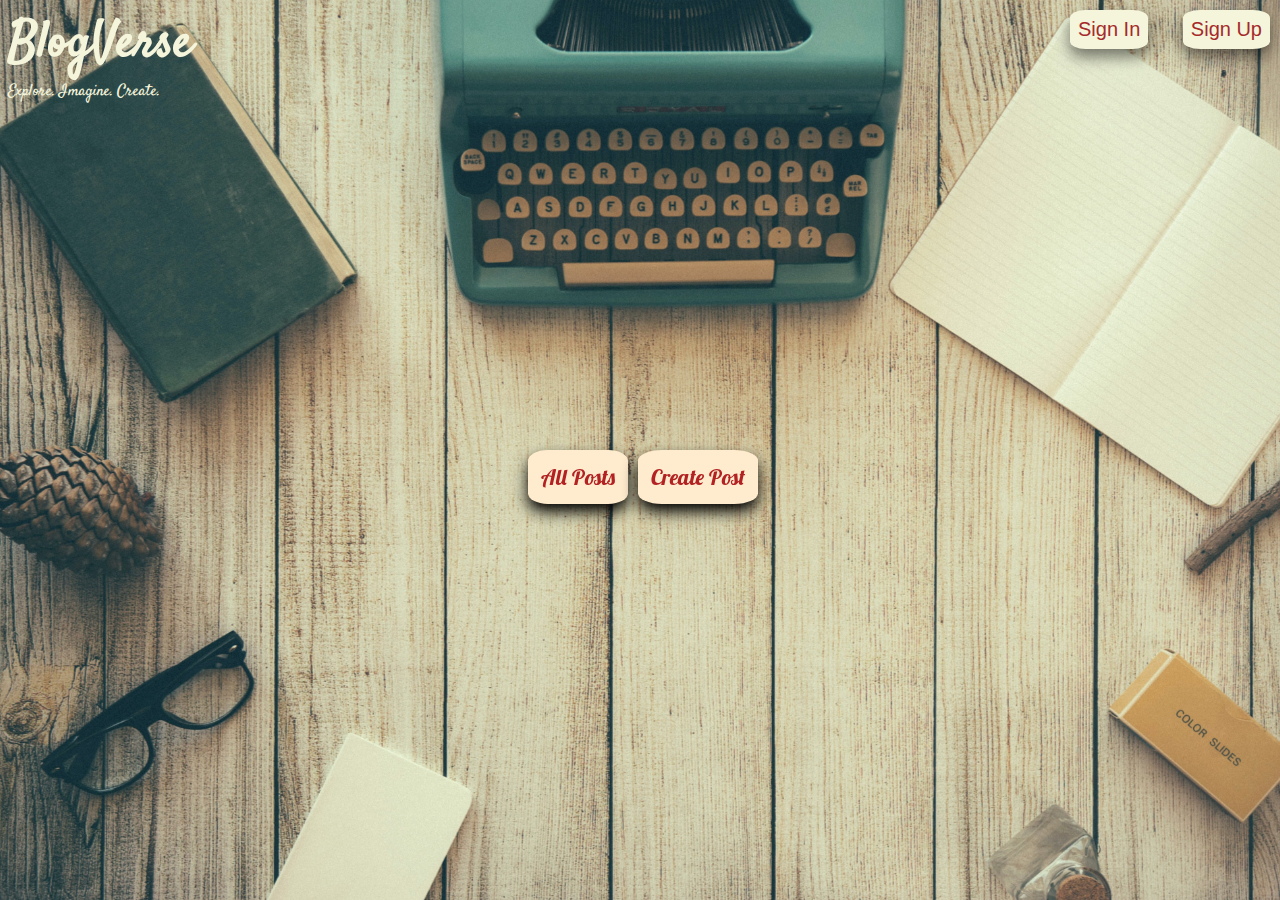
<file: index.html>
<!DOCTYPE html>
<html>

    <head>
        
        <link rel="preconnect" href="https://fonts.googleapis.com">
        <link rel="preconnect" href="https://fonts.gstatic.com" crossorigin>
        <link href="https://fonts.googleapis.com/css2?family=Satisfy&display=swap" rel="stylesheet">    <!-- This is satisfy cursive font link from Google Fonts. -->
        <link rel="stylesheet" href="./styles/index.css">
        <link rel="stylesheet" href="./styles/header.css">      <!--Since all pages will have the same header  i created and linkeda header.css file to all the files.-->
        <link href="https://fonts.googleapis.com/icon?family=Material+Icons" rel="stylesheet">
        <link rel="preconnect" href="https://fonts.googleapis.com">
        <link rel="preconnect" href="https://fonts.gstatic.com" crossorigin>
        <link href="https://fonts.googleapis.com/css2?family=Lobster&display=swap" rel="stylesheet">
        <link rel="preconnect" href="https://fonts.googleapis.com">
        <link rel="preconnect" href="https://fonts.gstatic.com" crossorigin>
        <link href="https://fonts.googleapis.com/css2?family=Lobster&family=Montserrat:wght@100;200&display=swap" rel="stylesheet">
        <!-- Javascript file will be linked at the bottonm line of body tag.-->
    
    </head>

    <body>
        <!-- This header section will be common to all pages. Along with modal functionality-->
        <header>
            <div class = "headerText">
                <h1>BlogVerse</h1>
                <p>Explore. Imagine. Create.</p>
            </div>

            <div class = "headerButtons">
                <button id = "signinButton" class = "top-btn">Sign In</button>
                <button id = "signupButton" class ="top-btn">Sign Up</button>
            </div>

        <!-- This is the modal section where i have defined the modals for sign up button.  -->
        <!-- Cross button which closes the modal on clicking also added-->

            <div id = "signupModal" class = "modal">
                <div id = "signup-modal-content" class = "modal-content">
                    <span class="close">&times;</span>     <!-- Cross Button -->
                    <div    class = "formParent">
                        <form class = "form">
                            <h1>Get Started</h1>
                            <label for = "fullname">Full Name</label>
                            <input type="text" required name = "fullname" id = "fullname" placeholder="Enter Full Name">
                            <label for = "username">Username</label>
                            <input type="text" required id = "username" name = "username" placeholder="Enter Username">
                            <label for = "password1">Password</label>
                            <input type = 'password' id = "password1" name ="password1" required placeholder="Enter Password" >
                            <label for = "password2">Confirm Password</label>
                            <input type = 'password' id = "password2" name ="password2" required placeholder="Confirm Password" >
                            <button  id = "signup" class = "signbutton">Sign Up</button>
                        </form>
                    </div>
                </div>
            </div>

        <!-- This is the modal section where i have defined the modals for sign in button.  -->
        <!-- Cross button which closes the modal on clicking also added-->

            <div id = "signinModal" class = "modal">
                <div id = "signin-modal-content" class = "modal-content">
                    <span class="close">&times;</span>      <!-- Cross Button -->
                    <div    class = "formParent">
                        <form class = "form">
                            <h1>Welcome Back!</h1>
                            <label for = "username">Username</label>
                            <input type="text" required id = "logusername" name = "username" placeholder="Enter Username">
                            <label for = "logpassword">Password</label>
                            <input type = 'password' id = "logpassword" name ="logpassword" required placeholder="Enter Password" >
                            <button   class = "signbutton">Log In</button>
                            <p>Not a member? <a id = "signup-anchor">Sign Up</a></p>      <!-- Sign up Text is wrapped in anchor tag which opens signup modal on clicking. -->
                        </form>
                    </div>
                </div>
            </div>
        </header>


        </div>
        <div class="postButtons">
            <button id = "allButton" onclick="location.href = './html/bloglist.html'">All Posts</button>   <!-- This button opens the bloglist.html page on clicking.-->
            <button id = "createButton">Create Post</button>                                                <!-- This opens create post modal on clicking-->
        </div>

        <!-- This is the create post modal. Cross button has been added.-->

        <div id = "createModal" class = "modal">
            <div id = "create-modal-content" class = "modal-content">
                <span class="close">&times;</span>          <!-- Cross Button -->
                <div    class = "formParent">
                    <form class = "form">
                        <h1>Pen Your Post</h1>
                        <label for = "title">Title</label>
                        <input type="text" required id = "title" name = "title" placeholder="Enter the Title">
                        <label for = "content">Content</label>
                        <textarea rows="10" cols="20" name = "content" id = "content" placeholder="Let your thoughts out!"></textarea>
                        <button onclick="store()" class = "signbutton">Create</button>
                    </form>
                </div>
            </div>
        </div>


        <script src="./scripts/index.js"></script>      <!-- Linked Javascript file at the end of body to make it properly functional-->
    </body>

</html>
</file>
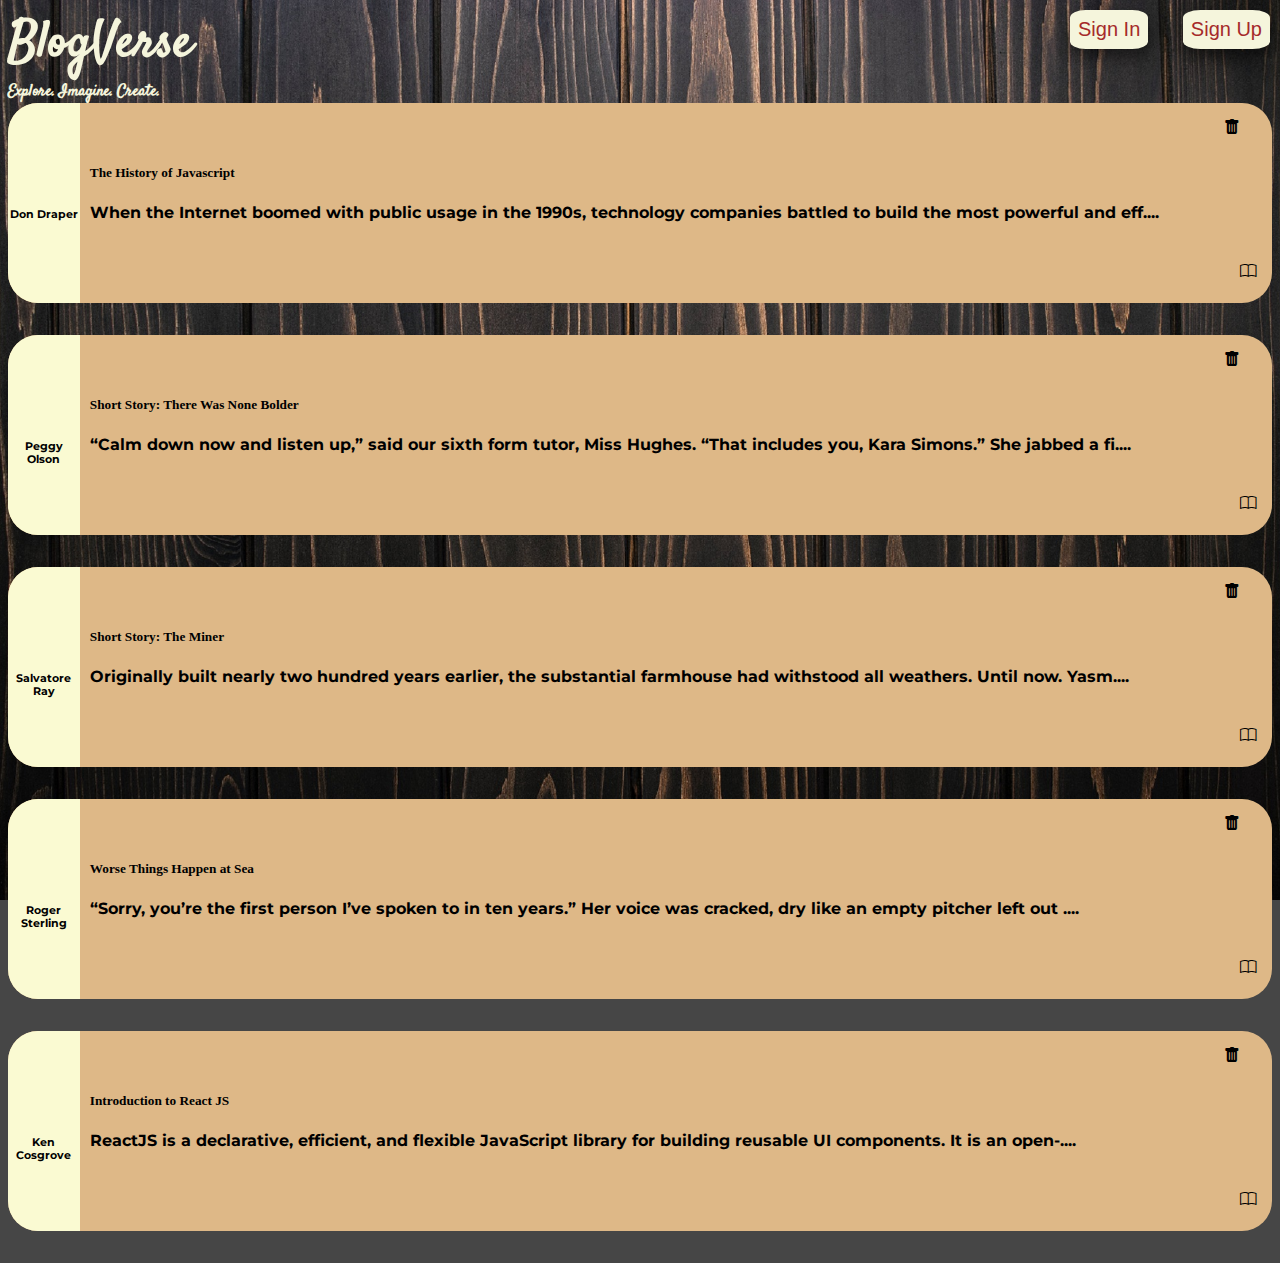
<file: html/bloglist.html>
<!DOCTYPE html>
<html>
        <!-- THIS PAGE WAS THE MOST FUN TO CREATE-->

    <!-- Added fonts and bootstrap CSS and Bootstrap icons links in the head portion-->    
    <head>

        <!-- Google font for heading. Satisfy cursive-->
        <link rel="preconnect" href="https://fonts.googleapis.com">
        <link rel="preconnect" href="https://fonts.gstatic.com" crossorigin>
        <link href="https://fonts.googleapis.com/css2?family=Satisfy&display=swap" rel="stylesheet">
        <link rel="preconnect" href="https://fonts.gstatic.com" crossorigin>
        <link href="https://fonts.googleapis.com/css2?family=Lobster&family=Montserrat:wght@100;200&display=swap" rel="stylesheet">
        <!--Booststrap CSS link below-->        
        <link href="https://cdn.jsdelivr.net/npm/bootstrap@5.0.2/dist/css/bootstrap.min.css" rel="stylesheet" integrity="sha384-EVSTQN3/azprG1Anm3QDgpJLIm9Nao0Yz1ztcQTwFspd3yD65VohhpuuCOmLASjC" crossorigin="anonymous">
        <!--linking the common header file which applies the same header configuration for all pages-->
        <link rel="stylesheet" href="../styles/header.css">
        <link rel="stylesheet" href="../styles/bloglist.css">
        <!--Bootstrap icons link for linking bin icon and dots icon below-->
        <link rel="stylesheet" href="https://cdn.jsdelivr.net/npm/bootstrap-icons@1.5.0/font/bootstrap-icons.css">

        <!-- Javascript file will be linked at the bottom line of body tag.-->

    </head>


    <body>
        <!-- This header section will be common to all pages. Along with modal functionality-->
        <header>
            <div class = "headerText">
                <h1>BlogVerse</h1>
                <p id = "logo">Explore. Imagine. Create.</p>
            </div>

            <div class = "headerButtons">
                <button id = "signinButton" class = "top-btn">Sign In</button>
                <button id = "signupButton" class ="top-btn">Sign Up</button>
            </div>

        <!-- This is the modal section where i have defined the modals for sign up button.  -->
        <!-- Cross button which closes the modal on clicking also added-->

            <div id = "signupModal" class = "modal">
                <div id = "signup-modal-content" class = "modal-content">
                    <span class="close">&times;</span>
                    <div    class = "formParent">
                        <form class = "form">
                            <h1>Get Started</h1>
                            <label for = "fullname">Full Name</label>
                            <input type="text" required name = "fullname" id = "fullname" placeholder="Enter Full Name">
                            <label for = "username">Username</label>
                            <input type="text" required id = "username" name = "username" placeholder="Enter Username">
                            <label for = "password1">Password</label>
                            <input type = 'password' id = "password1" name ="password1" required placeholder="Enter Password" >
                            <label for = "password2">Confirm Password</label>
                            <input type = 'password' id = "password2" name ="password2" required placeholder="Confirm Password" >
                            <button class = "signbutton">Sign Up</button>
                        </form>
                    </div>
                </div>
            </div>

        <!-- This is the modal section where i have defined the modals for sign up button.  -->
        <!-- Cross button which closes the modal on clicking also added-->

            <div id = "signinModal" class = "modal">
                <div id = "signin-modal-content" class = "modal-content">
                    <span class="close">&times;</span>
                    <div    class = "formParent">
                        <form class = "form">
                            <h1>Welcome Back!</h1>
                            <label for = "username">Username</label>
                            <input type="text" required id = "logusername" name = "username" placeholder="Enter Username">
                            <label for = "logpassword">Password</label>
                            <input type = 'password' id = "logpassword" name ="logpassword" required placeholder="Enter Password" >
                            <button class = "signbutton">Log In</button>
                            <p>Not a member? <a id = "signup-anchor">Sign Up</a></p>
                        </form>
                    </div>
                </div>
            </div>
        </header>


        <!-- list of all posts starts here -->

        <div class="container">

            <!--I used BOOTSTRAP GRID to make sure there are always two cards together horizontally on the screen.-->

            <div class="row">
            <div class="col">
                    <div class="card">
                        <div class="card-block">
                            <div class = "cardlay">
                                <div class = 'leftspace'>     <!--Created leftspace class to use in css to shift author name to the left.-->
                                    <h6 class="card-text float-left">Don Draper</h6>
                                </div>
                                <div class = "rightspace">
                                    <h5 class="card-title">The History of Javascript</h5>
                                    <p class="card-text para">When the Internet boomed with public usage in the 1990s, technology companies battled to build the most powerful and efficient web browser on the market. This sparked the first “browser war,” between Microsoft (Internet Explorer) and NetScape (NetScape Navigator)</p>
                                </div>
                                <i class="bi bi-trash-fill garbage"></i>  <!--Bootstrap Buttons used-->
                                <i onclick = "window.location.href = './post1.html'"class="bi bi-book dots"></i> <!--This button directs you to the post.html page.-->
                            </div>
                        </div>
                    </div>
                </div>
                <div class = "col">
                    <div class="card">
                        <div class="card-block">
                            <div class = "cardlay">
                                <div class = 'leftspace'>       <!--Created leftspace class to use in css to shift author name to the left.-->
                                    <h6 class="card-text float-left">Peggy Olson</h6>
                                </div>
                                <div class = "rightspace">
                                    <h5 class="card-title">Short Story: There Was None Bolder</h5>
                                    <p class="card-text para">“Calm down now and listen up,” said our sixth form tutor, Miss Hughes. “That includes you, Kara Simons.” She jabbed a finger in my direction. “Now, today’s the first of our career sessions and I’m pleased to welcome our two guests to speak about their careers and what you could expect if you were to follow in their footsteps.” I looked from a twenty-something woman in a pink two-piece to a man of a similar age, clad in camouflage get-up, olive green with grey-white bits. He wore a green beret with two rows of little white and red squares at the bottom, and a thick black belt. His lips were thin and he looked around the classroom with disdain. “This is Miss Cheskin,” said Miss Hughes, gesticulating to the woman. “She’s here to talk about a career in retail sales.” The woman stepped to the front and gave a bright smile. “So, how many of you like the idea of working in a department store? Hands up.” A plain spotty girl, Ruth Smith, lifted a fat arm up. “Wouldn’t mind.” “I wouldn’t want to be served by you!” said Johnny Harris. The class laughed. “That’s enough, Harris,” snapped Miss Hughes. “Please carry on, Miss Cheskin.” Miss Cheskin carried on, “Well, I’ve been</p>
                                </div>
                                <i class="bi bi-trash-fill garbage"></i>           <!--Bootstrap Buttons used-->
                                <i onclick = "window.location.href = '../html/post2.html'"class="bi bi-book dots"></i>    <!--This button directs you to the post.html page.-->
                            </div>
                        </div>
                    </div>
                </div>
            </div>

             <!--I used BOOTSTRAP GRID to make sure there are always two cards together horizontally on the screen.-->
                
            <div class="row">
                <div class="col">
                    <div class="card">
                        <div class="card-block">
                            <div class = "cardlay">
                                <div class = 'leftspace'>       <!--Created leftspace class to use in css to shift author name to the left.-->
                                    <h6 class="card-text float-left">Salvatore Ray</h6>
                                </div>
                                <div class = "rightspace">
                                    <h5 class="card-title">Short Story: The Miner</h5>
                                    <p class="card-text para">Originally built nearly two hundred years earlier, the substantial farmhouse had withstood all weathers. Until now. Yasmin Hill looked back in the distance to the roof just visible above the floodwater, then to Tom, his old face furrowed in concentration beneath the miner’s helmet as he rowed them out further and further away from her home, or what had been her home.
                                        “We’re at sea now, young ‘un,” he said after a while.
                                        The sky was the colour of mud and heavy drops of rain fell intermittently, spattering Yasmin’s thin bare legs and anorak, the hood pulled tight over her blonde hair. “How do you know?”
                                        The rain ran in rivulets down Tom’s helmet, then were soaked up by the collar of an old duffle coat. “I can tell by the tide, it’s growing stronger.”
                                        Tom began to turn the little boat in a quarter circle, the old knotted wood of the oars digging into the heavy green water, throwing up salty spray which from time to time blew into Yasmin’s face so that she could taste it on her tongue and lips. It reminded her of the little blue twists that came in bags of crisps. “I’m frightened, Tom. And cold.”
                                        Tom began to pull harder on the oars. “Don’t you worry, lass, just a couple of miles down the coast and we’ll hit the shore. The land rises up and the floods won’t have reached it.”</p>
                                </div>
                                <i  class="bi bi-trash-fill garbage"></i>           <!--Bootstrap Buttons used-->
                                <i onclick = "window.location.href = '../html/post3.html'"class="bi bi-book dots"></i>    <!--This button directs you to the post.html page.-->
                            </div>
                        </div>
                    </div>
                </div>
                <div class = "col">
                    <div class="card">
                        <div class="card-block">
                            <div class = "cardlay">
                                <div class = 'leftspace'>       <!--Created leftspace class to use in css to shift author name to the left.-->
                                    <h6 class="card-text float-left">Roger Sterling</h6>
                                </div>
                                <div class = "rightspace">
                                    <h5 class="card-title">Worse Things Happen at Sea</h5>
                                    <p class="card-text para">“Sorry, you’re the first person I’ve spoken to in ten years.” Her voice was cracked, dry like an empty pitcher left out to desiccate in the sun.
                                        Jack Whitney looked down at the bedraggled young woman. Her hair was long and matted, perhaps once a dark blonde. Her face could be attractive, he thought, if it weren’t stained with dirt and what looked like tears, judging from her swollen eyes. He steadied himself against the swaying cabin door. “What’s your name?”
                                        She wore an old green smock, faded and stained, and grey woollen leggings. On her right hand she wore a plain gold band. “It’s … it’s Sarah.”</p>
                                </div>
                                <i  class="bi bi-trash-fill garbage"></i>       <!--Bootstrap Buttons used-->
                                <i onclick = "window.location.href = '../html/post4.html'"class="bi bi-book dots"></i>    <!--This button directs you to the post.html page.-->
                            </div>
                        </div>
                    </div>
                </div>
            </div>
            <div class="row last">
                <div class="col-md-6">
                    <div class="card">
                        <div class="card-block">
                            <div class = "cardlay">
                                <div class = 'leftspace'>       <!--Created leftspace class to use in css to shift author name to the left.-->
                                    <h6 class="card-text float-left">Ken Cosgrove</h6>
                                </div>
                                <div class = "rightspace">
                                    <h5 class="card-title">Introduction to React JS</h5>
                                    <p class="card-text para">ReactJS is a declarative, efficient, and flexible JavaScript library for building reusable UI components. It is an open-source, component-based front end library responsible only for the view layer of the application. It was created by Jordan Walke, who was a software engineer at Facebook. It was initially developed and maintained by Facebook and was later used in its products like WhatsApp & Instagram. Facebook developed ReactJS in 2011 in its newsfeed section, but it was released to the public in the month of May 2013.</p>
                                </div>
                                <i  class="bi bi-trash-fill garbage"></i>       <!--Bootstrap Buttons used-->
                                <i onclick = "window.location.href = '../html/post5.html'"class="bi bi-book dots"></i>    <!--This button directs you to the post.html page.-->
                            </div>
                        </div>
                    </div>
                </div>
            </div>

            <!--Created delete modal which opens up asking the user if they want to delete the post when they click on the delete button-->

            <div id = "deleteModal" class = "modal">
                <div id = "delete-modal-content" class = "modal-content">
                    
                    <div class ="content-parent" >
                        <p class = "warning-msg">Are you sure you want to delete your post?</p>
                        <div class = "btns">
                            <button type="button" id = "yes-btn" class="btn btn-danger">Yes</button>        <!--Bootstrap special button used class btn-danger-->
                            <button type="button" id = "revert-btn" class="btn btn-success">No</button>     <!--Bootstrap special button used class btn-success-->
                        </div>               
                    </div>
                </div>
            </div>
        </div>
        <script src="../scripts/bloglist.js"></script>     <!-- Linked Javascript file at the end of body to make it properly functional-->
    </body>

</html>
</file>
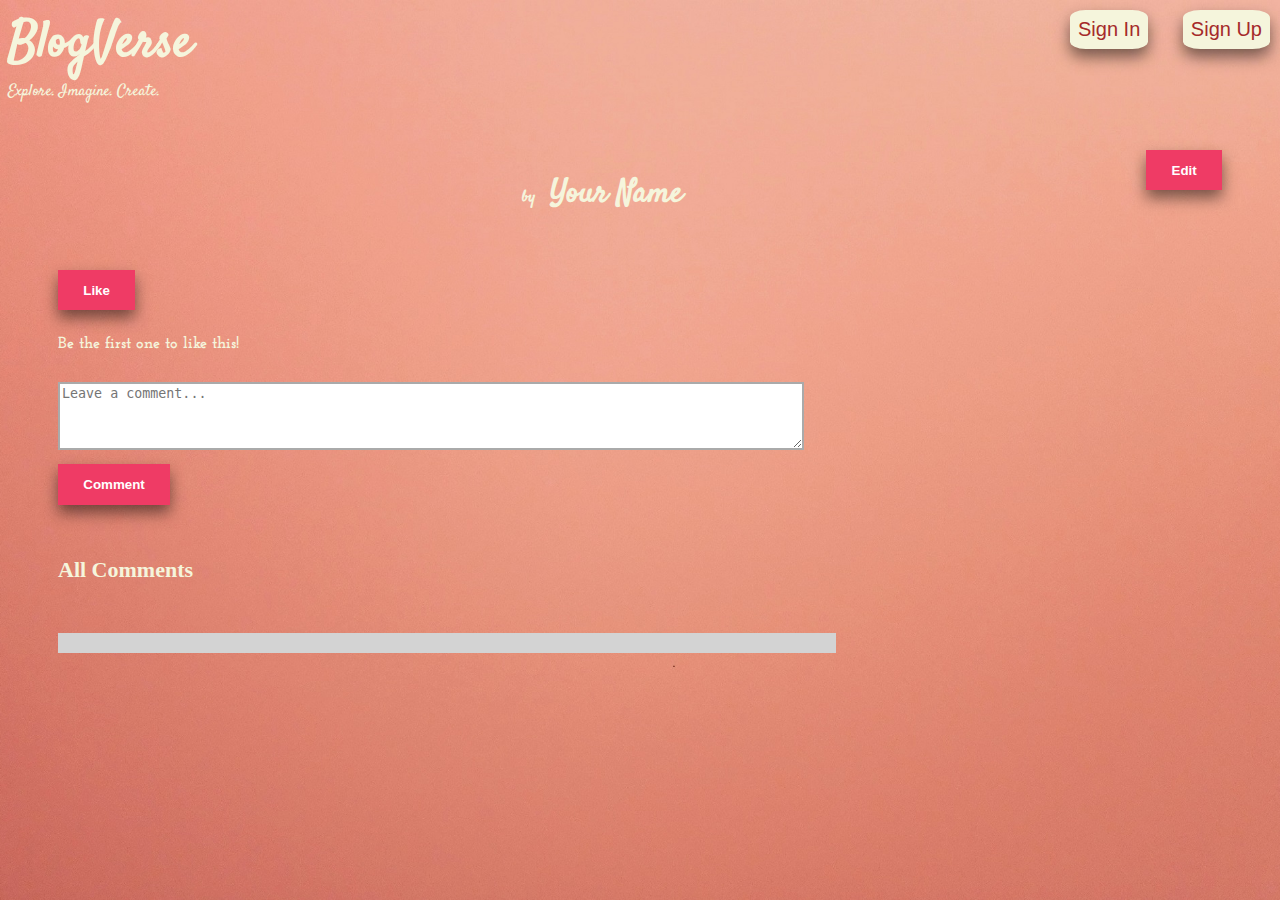
<file: html/post.html>
<!DOCTYPE html>
<html>
    <!--Links for Fonts BootStrap and CSS files in the head-->
    <head>
        
        <link rel="preconnect" href="https://fonts.googleapis.com">
        <link rel="preconnect" href="https://fonts.gstatic.com" crossorigin>
        <link href="https://fonts.googleapis.com/css2?family=Satisfy&display=swap" rel="stylesheet"> <!--link for header font-->
        <link rel="preconnect" href="https://fonts.googleapis.com">
        <link rel="preconnect" href="https://fonts.gstatic.com" crossorigin>
        <link href="https://fonts.googleapis.com/css2?family=PT+Sans+Narrow&display=swap" rel="stylesheet"><!--link for main heading font to match the font in sample image heading of page 3-->
        <link rel="preconnect" href="https://fonts.googleapis.com">
        <link rel="preconnect" href="https://fonts.gstatic.com" crossorigin>
        <link href="https://fonts.googleapis.com/css2?family=Josefin+Slab&display=swap" rel="stylesheet"> <!--link for the font to change the font of the text below the like button-->
        
        <link href="https://cdn.jsdelivr.net/npm/bootstrap@5.0.2/dist/css/bootstrap.min.css" rel="stylesheet" integrity="sha384-EVSTQN3/azprG1Anm3QDgpJLIm9Nao0Yz1ztcQTwFspd3yD65VohhpuuCOmLASjC" crossorigin="anonymous">
        <link rel="stylesheet" href="../styles/header.css">  <!--Since all pages will have the same header  i created and linkeda header.css file to all the files.-->
        <link rel="stylesheet" href="../styles/post.css">

        <!-- Javascript file will be linked at the bottonm line of body tag.-->

    </head>


    <body>
        <header>

            <!-- This header section will be common to all pages. Along with modal functionality-->

            <div class = "headerText">
                <h1>BlogVerse</h1>
                <p>Explore. Imagine. Create.</p>
            </div>

            <div class = "headerButtons">
                <button id = "signinButton" class = "top-btn">Sign In</button>
                <button id = "signupButton" class ="top-btn">Sign Up</button>
            </div>

            <!-- This is the modal section where i have defined the modals for sign up button.  -->
            <!-- Cross button which closes the modal on clicking also added-->

            <div id = "signupModal" class = "modal">
                <div id = "signup-modal-content" class = "modal-content">
                    <span class="close">&times;</span>
                    <div    class = "formParent">
                        <form class = "form">
                            <h1>Get Started</h1>
                            <label for = "fullname">Full Name</label>
                            <input type="text" required name = "fullname" id = "fullname" placeholder="Enter Full Name">
                            <label for = "username">Username</label>
                            <input type="text" required id = "username" name = "username" placeholder="Enter Username">
                            <label for = "password1">Password</label>
                            <input type = 'password' id = "password1" name ="password1" required placeholder="Enter Password" >
                            <label for = "password2">Confirm Password</label>
                            <input type = 'password' id = "password2" name ="password2" required placeholder="Confirm Password" >
                            <button class = "signbutton">Sign Up</button>
                        </form>
                    </div>
                </div>
            </div>

            <!-- This is the modal section where i have defined the modals for sign in button.  -->
            <!-- Cross button which closes the modal on clicking also added-->

            <div id = "signinModal" class = "modal">
                <div id = "signin-modal-content" class = "modal-content">
                    <span class="close">&times;</span>    <!-- Cross Button -->
                    <div    class = "formParent">
                        <form class = "form">
                            <h1>Welcome Back!</h1>
                            <label for = "username">Username</label>
                            <input type="text" required id = "logusername" name = "username" placeholder="Enter Username">
                            <label for = "logpassword">Password</label>
                            <input type = 'password' id = "logpassword" name ="logpassword" required placeholder="Enter Password" >
                            <button class = "signbutton">Log In</button>
                            <p>Not a member? <a id = "signup-anchor">Sign Up</a></p>    <!-- Sign up Text is wrapped in anchor tag which opens signup modal on clicking. -->
                        </form>
                    </div>
                </div>
            </div>
        </header>
        
        <!--Heading of the article or blog. becomes editable when edit button is clicked-->
        <div class="heading">
            <h1 id = "main-heading"class="mainHeading"></h1>
        </div>

        <!--div for the Author name and edit button. comes before the content thats why class name pre-content-->
        <div class = "pre-content">
            <p></p><h1 id = 'author' class = "author"><span>by </span>Your Name</h1>
            <button type="button" id = "edit-btn" class="edit">Edit</button>
        </div>

        <!--Content of the article or blog. Becomes editable when edit button is clickedx-->
        <div class="content">
            <p  id = "main-para"class="para">James Marshall "Jimi" Hendrix was an American musician, singer, and songwriter. Although his mainstream career spanned only four years, he is widely regarded as one of the most influential electric guitarists in the history of popular music, and one of the most celebrated musicians of the 20th century. The Rock and Roll Hall of Fame describes him as "arguably the greatest instrumentalist in the history of rock music".
                Born in Seattle, Washington, Hendrix began playing guitar at the age of 15. In 1961, he enlisted in the US Army, but was discharged the following year. Soon afterward, he moved to Clarksville, Tennessee, and began playing gigs on the chitlin' circuit, earning a place in the Isley Brothers' backing band and later with Little Richard, with whom he continued to work through mid-1965. He then played with Curtis Knight and the Squires before moving to England in late 1966 after bassist Chas Chandler of the Animals became his manager. Within months, Hendrix had earned three UK top ten hits with the Jimi Hendrix Experience: "Hey Joe", "Purple Haze", and "The Wind Cries Mary". Jimi Hendrix was the single most inventive electric guitarist in rock. He did more to extend the reach of the instrument than anyone else of his generation. He single-handedly demolished traditional definitions of music by playing and recording sounds made with his guitar that defied transposition or even explanation. One of the best examples of these effects is his playing of “The Star Spangled Banner,” in which he essentially deconstructs the original composition and rebuilds it as a showcase for his guitar prowess, using his instrument to sonically illustrate the action taking place in the song.
                Realizing the potential of the recording studio, Hendrix built his own, with the most modern equipment available at the time. He consciously used this device to achieve effects not possible in concert. His recordings frequently feature unusual uses of the stereo channels, for instance, with instruments and sounds apparently moving from left to right and back again. Hendrix spent a great deal of time in the studio, trying to perfect his musical visions.
                Hendrix put his unique studio and guitar effects to good use in music that consistently sought to liberate his listeners from conventional modes of perception and expand their awareness. Songs like “Stone Free” and “If 6 Was 9” established a stance of defiant individuality and an accompanying refusal to conform to society’s expectations. Anyone who did not live through the fifties and early sixties might have a hard time realizing the significance of these recordings, but this was a time when rigid conformity to narrow codes of dress and behavior were taken for granted throughout almost all of American society.
                Although Hendrix’ attitude and musical style were new and innovative, his approach to collaboration was very rooted in the blues and rhythm and blues traditions. He worked most often in the trio format, with a minimum of other musicians. It is unfortunate that Hendrix got a chance to record only a handful of studio albums before dying at a young age from an entirely accidental overdose of sleeping pills. We will sadly never know how his music would have evolved and matured in later stages of his career.</p>
        </div>


        <div class="like">
            <button id = "like-btn" class="likeBtn">Like</button>
            <p id = "like-para" class="likePara">Be the first one to like this!</p>
        </div>
        
        <div class = "commentnBtn">
            <textarea id="comment-text" class="commentBox" rows="4" cols="90" placeholder="Leave a comment..."></textarea>
            <br>
            <button type = "button" class = "commentBtn" id = "commentBtn" onclick= "myFunction()">Comment</button>
        </div>

        <p class="comment-list-title">All Comments</p>
        <!--Div empty now but This div will contain comments as we add them on page.-->
        <div class="commentSection" id = "commentSection">

        </div>
       


        <script src="../scripts/post.js"></script>    <!-- Linked Javascript file at the end of body to make it properly functional-->
    </body>
</html>
</file>
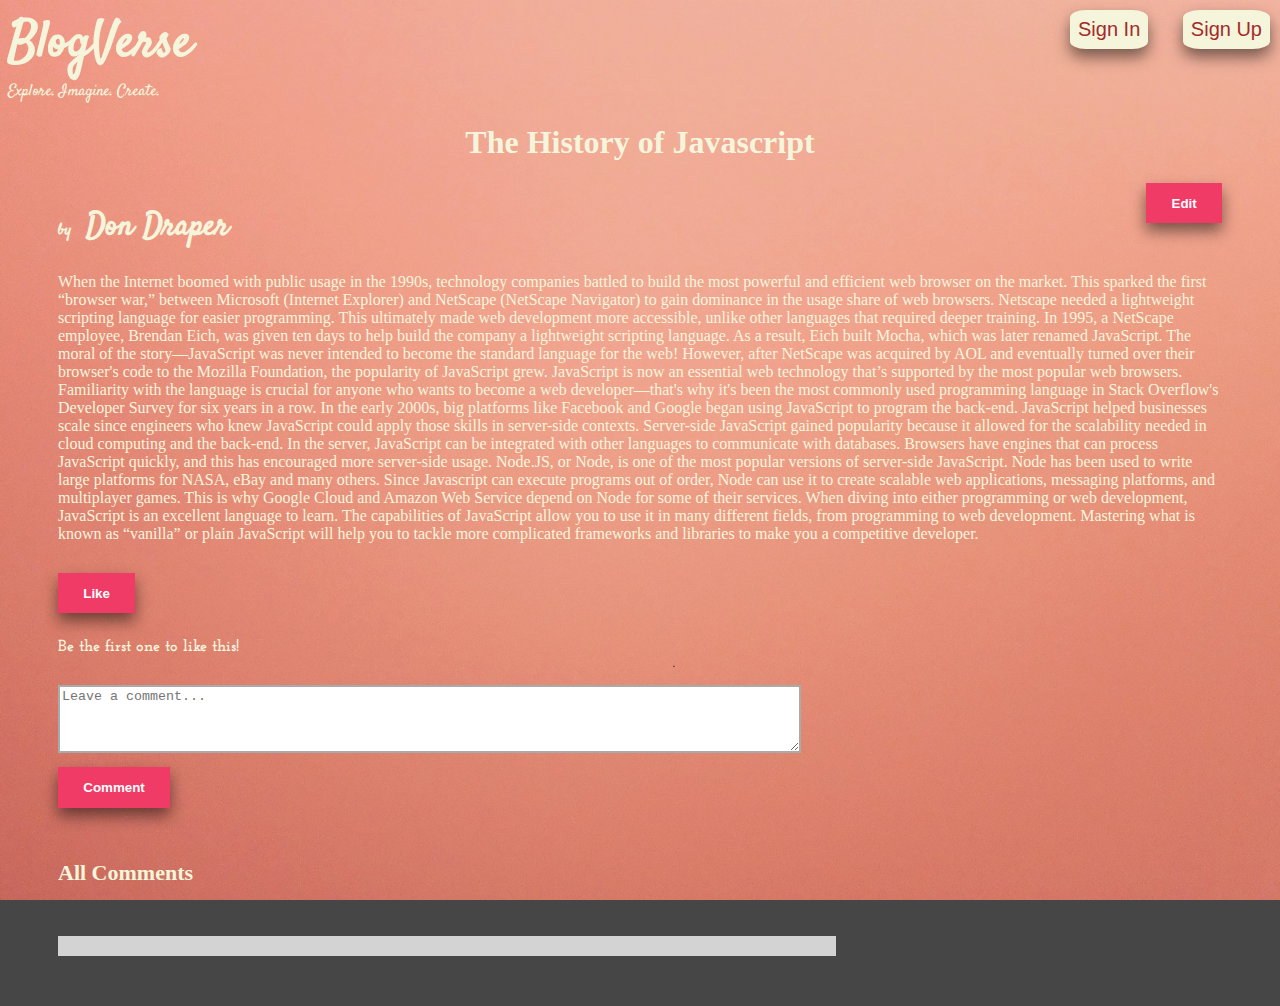
<file: html/post1.html>
<!DOCTYPE html>
<html>
    <!--Links for Fonts BootStrap and CSS files in the head-->
    <head>
        
        <link rel="preconnect" href="https://fonts.googleapis.com">
        <link rel="preconnect" href="https://fonts.gstatic.com" crossorigin>
        <link href="https://fonts.googleapis.com/css2?family=Satisfy&display=swap" rel="stylesheet"> <!--link for header font-->
        <link rel="preconnect" href="https://fonts.googleapis.com">
        <link rel="preconnect" href="https://fonts.gstatic.com" crossorigin>
        <link href="https://fonts.googleapis.com/css2?family=PT+Sans+Narrow&display=swap" rel="stylesheet"><!--link for main heading font to match the font in sample image heading of page 3-->
        <link rel="preconnect" href="https://fonts.googleapis.com">
        <link rel="preconnect" href="https://fonts.gstatic.com" crossorigin>
        <link href="https://fonts.googleapis.com/css2?family=Josefin+Slab&display=swap" rel="stylesheet"> <!--link for the font to change the font of the text below the like button-->
        
        <link href="https://cdn.jsdelivr.net/npm/bootstrap@5.0.2/dist/css/bootstrap.min.css" rel="stylesheet" integrity="sha384-EVSTQN3/azprG1Anm3QDgpJLIm9Nao0Yz1ztcQTwFspd3yD65VohhpuuCOmLASjC" crossorigin="anonymous">
        <link rel="stylesheet" href="../styles/header.css">  <!--Since all pages will have the same header  i created and linkeda header.css file to all the files.-->
        <link rel="stylesheet" href="../styles/post.css">

        <!-- Javascript file will be linked at the bottonm line of body tag.-->

    </head>


    <body>
        <header>

            <!-- This header section will be common to all pages. Along with modal functionality-->

            <div class = "headerText">
                <h1>BlogVerse</h1>
                <p>Explore. Imagine. Create.</p>
            </div>

            <div class = "headerButtons">
                <button id = "signinButton" class = "top-btn">Sign In</button>
                <button id = "signupButton" class ="top-btn">Sign Up</button>
            </div>

            <!-- This is the modal section where i have defined the modals for sign up button.  -->
            <!-- Cross button which closes the modal on clicking also added-->

            <div id = "signupModal" class = "modal">
                <div id = "signup-modal-content" class = "modal-content">
                    <span class="close">&times;</span>
                    <div    class = "formParent">
                        <form class = "form">
                            <h1>Get Started</h1>
                            <label for = "fullname">Full Name</label>
                            <input type="text" required name = "fullname" id = "fullname" placeholder="Enter Full Name">
                            <label for = "username">Username</label>
                            <input type="text" required id = "username" name = "username" placeholder="Enter Username">
                            <label for = "password1">Password</label>
                            <input type = 'password' id = "password1" name ="password1" required placeholder="Enter Password" >
                            <label for = "password2">Confirm Password</label>
                            <input type = 'password' id = "password2" name ="password2" required placeholder="Confirm Password" >
                            <button class = "signbutton">Sign Up</button>
                        </form>
                    </div>
                </div>
            </div>

            <!-- This is the modal section where i have defined the modals for sign in button.  -->
            <!-- Cross button which closes the modal on clicking also added-->

            <div id = "signinModal" class = "modal">
                <div id = "signin-modal-content" class = "modal-content">
                    <span class="close">&times;</span>    <!-- Cross Button -->
                    <div    class = "formParent">
                        <form class = "form">
                            <h1>Welcome Back!</h1>
                            <label for = "username">Username</label>
                            <input type="text" required id = "logusername" name = "username" placeholder="Enter Username">
                            <label for = "logpassword">Password</label>
                            <input type = 'password' id = "logpassword" name ="logpassword" required placeholder="Enter Password" >
                            <button class = "signbutton">Log In</button>
                            <p>Not a member? <a id = "signup-anchor">Sign Up</a></p>    <!-- Sign up Text is wrapped in anchor tag which opens signup modal on clicking. -->
                        </form>
                    </div>
                </div>
            </div>
        </header>
        
        <!--Heading of the article or blog. becomes editable when edit button is clicked-->
        <div class="heading">
            <h1 id = "main-heading"class="mainHeading">The History of Javascript</h1>
        </div>

        <!--div for the Author name and edit button. comes before the content thats why class name pre-content-->
        <div class = "pre-content">
            <h1 id = 'author' class = "author"><span>by </span>Don Draper</h1>
            <button type="button" id = "edit-btn" class="edit">Edit</button>
        </div>

        <!--Content of the article or blog. Becomes editable when edit button is clickedx-->
        <div class="content">
            <p  id = "main-para"class="para">When the Internet boomed with public usage in the 1990s, technology companies battled to build the most powerful and efficient web browser on the market. This sparked the first “browser war,” between Microsoft (Internet Explorer) and NetScape (NetScape Navigator) to gain dominance in the usage share of web browsers. Netscape needed a lightweight scripting language for easier programming. This ultimately made web development more accessible, unlike other languages that required deeper training. In 1995, a NetScape employee, Brendan Eich, was given ten days to help build the company a lightweight scripting language. As a result, Eich built Mocha, which was later renamed JavaScript. The moral of the story—JavaScript was never intended to become the standard language for the web! However, after NetScape was acquired by AOL and eventually turned over their browser's code to the Mozilla Foundation, the popularity of JavaScript grew. JavaScript is now an essential web technology that’s supported by the most popular web browsers. Familiarity with the language is crucial for anyone who wants to become a web developer—that's why it's been the most commonly used programming language in Stack Overflow's Developer Survey for six years in a row. In the early 2000s, big platforms like Facebook and Google began using JavaScript to program the back-end. JavaScript helped businesses scale since engineers who knew JavaScript could apply those skills in server-side contexts. Server-side JavaScript gained popularity because it allowed for the scalability needed in cloud computing and the back-end. In the server, JavaScript can be integrated with other languages to communicate with databases. Browsers have engines that can process JavaScript quickly, and this has encouraged more server-side usage. Node.JS, or Node, is one of the most popular versions of server-side JavaScript. Node has been used to write large platforms for NASA, eBay and many others. Since Javascript can execute programs out of order, Node can use it to create scalable web applications, messaging platforms, and multiplayer games. This is why Google Cloud and Amazon Web Service depend on Node for some of their services. When diving into either programming or web development, JavaScript is an excellent language to learn. The capabilities of JavaScript allow you to use it in many different fields, from programming to web development. Mastering what is known as “vanilla” or plain JavaScript will help you to tackle more complicated frameworks and libraries to make you a competitive developer.</p>
        </div>


        <div class="like">
            <button id = "like-btn" class="likeBtn">Like</button>
            <p id = "like-para" class="likePara">Be the first one to like this!</p>
        </div>
        
        <div class = "commentnBtn">
            <textarea id="comment-text" class="commentBox" rows="4" cols="90" placeholder="Leave a comment..."></textarea>
            <br>
            <button type = "button" class = "commentBtn" id = "commentBtn" onclick= "myFunction()">Comment</button>
        </div>

        <p class="comment-list-title">All Comments</p>
        <!--Div empty now but This div will contain comments as we add them on page.-->
        <div class="commentSection" id = "commentSection">

        </div>
       


        <script src="../scripts/post1.js"></script>    <!-- Linked Javascript file at the end of body to make it properly functional-->
    </body>
</html>
</file>
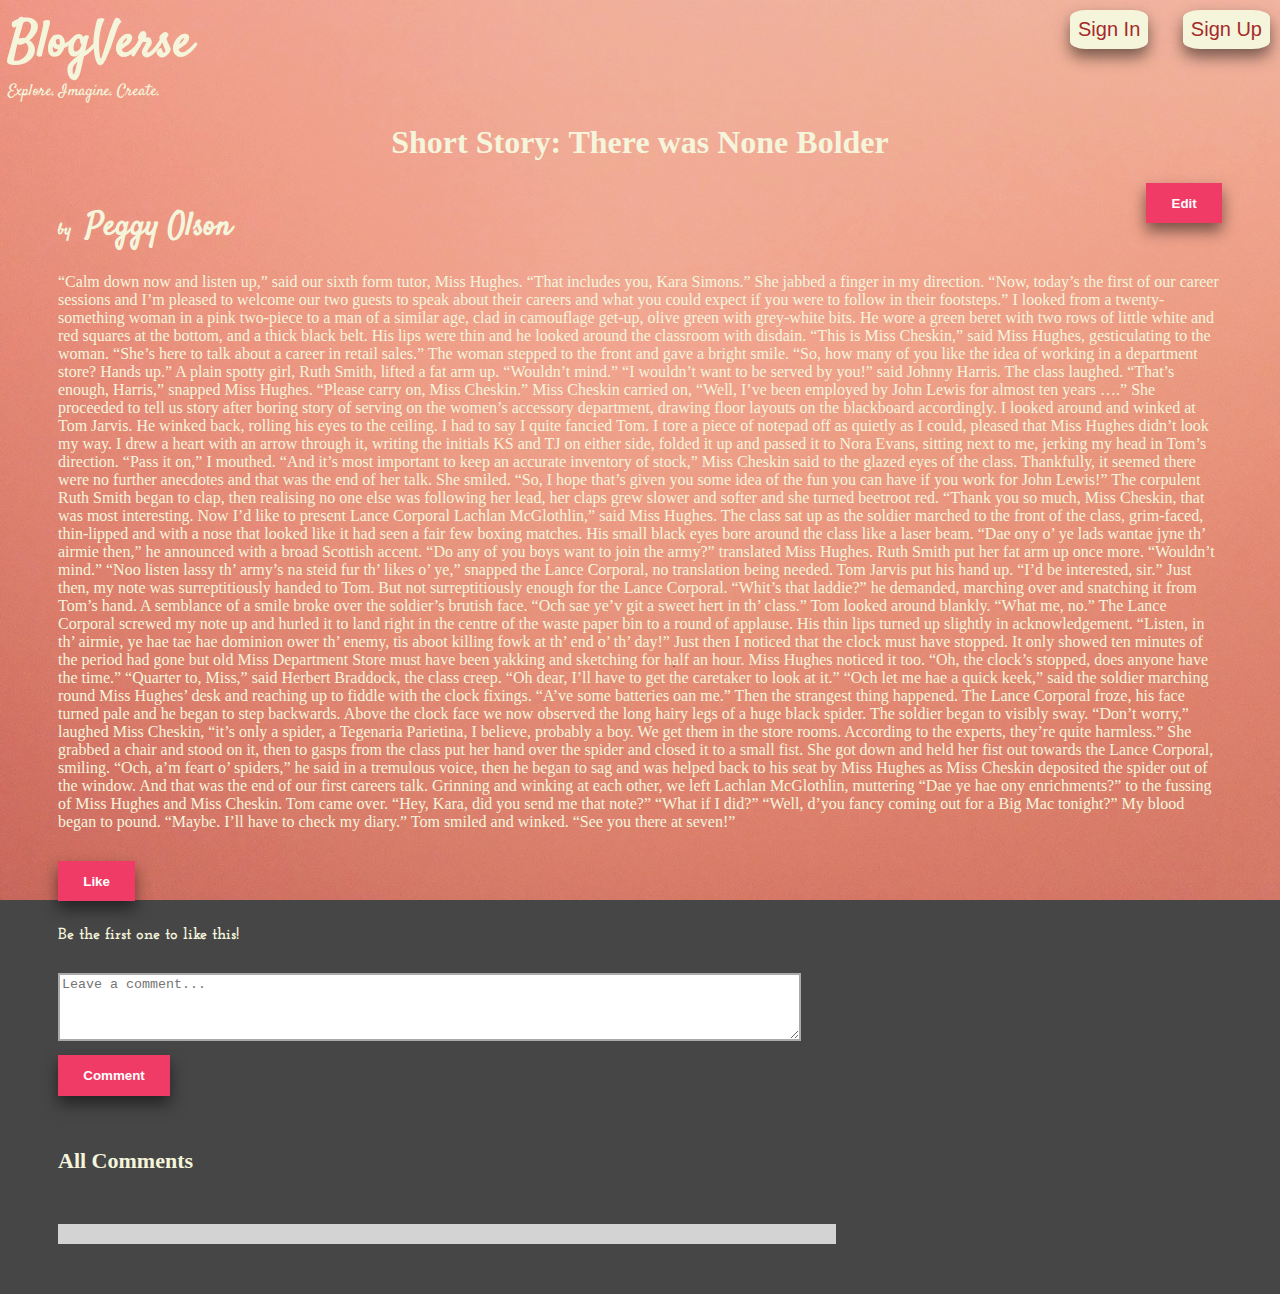
<file: html/post2.html>
<!DOCTYPE html>
<html>
    <!--Links for Fonts BootStrap and CSS files in the head-->
    <head>
        
        <link rel="preconnect" href="https://fonts.googleapis.com">
        <link rel="preconnect" href="https://fonts.gstatic.com" crossorigin>
        <link href="https://fonts.googleapis.com/css2?family=Satisfy&display=swap" rel="stylesheet"> <!--link for header font-->
        <link rel="preconnect" href="https://fonts.googleapis.com">
        <link rel="preconnect" href="https://fonts.gstatic.com" crossorigin>
        <link href="https://fonts.googleapis.com/css2?family=PT+Sans+Narrow&display=swap" rel="stylesheet"><!--link for main heading font to match the font in sample image heading of page 3-->
        <link rel="preconnect" href="https://fonts.googleapis.com">
        <link rel="preconnect" href="https://fonts.gstatic.com" crossorigin>
        <link href="https://fonts.googleapis.com/css2?family=Josefin+Slab&display=swap" rel="stylesheet"> <!--link for the font to change the font of the text below the like button-->
        
        <link href="https://cdn.jsdelivr.net/npm/bootstrap@5.0.2/dist/css/bootstrap.min.css" rel="stylesheet" integrity="sha384-EVSTQN3/azprG1Anm3QDgpJLIm9Nao0Yz1ztcQTwFspd3yD65VohhpuuCOmLASjC" crossorigin="anonymous">
        <link rel="stylesheet" href="../styles/header.css">  <!--Since all pages will have the same header  i created and linkeda header.css file to all the files.-->
        <link rel="stylesheet" href="../styles/post.css">

        <!-- Javascript file will be linked at the bottonm line of body tag.-->

    </head>


    <body>
        <header>

            <!-- This header section will be common to all pages. Along with modal functionality-->

            <div class = "headerText">
                <h1>BlogVerse</h1>
                <p>Explore. Imagine. Create.</p>
            </div>

            <div class = "headerButtons">
                <button id = "signinButton" class = "top-btn">Sign In</button>
                <button id = "signupButton" class ="top-btn">Sign Up</button>
            </div>

            <!-- This is the modal section where i have defined the modals for sign up button.  -->
            <!-- Cross button which closes the modal on clicking also added-->

            <div id = "signupModal" class = "modal">
                <div id = "signup-modal-content" class = "modal-content">
                    <span class="close">&times;</span>
                    <div    class = "formParent">
                        <form class = "form">
                            <h1>Get Started</h1>
                            <label for = "fullname">Full Name</label>
                            <input type="text" required name = "fullname" id = "fullname" placeholder="Enter Full Name">
                            <label for = "username">Username</label>
                            <input type="text" required id = "username" name = "username" placeholder="Enter Username">
                            <label for = "password1">Password</label>
                            <input type = 'password' id = "password1" name ="password1" required placeholder="Enter Password" >
                            <label for = "password2">Confirm Password</label>
                            <input type = 'password' id = "password2" name ="password2" required placeholder="Confirm Password" >
                            <button class = "signbutton">Sign Up</button>
                        </form>
                    </div>
                </div>
            </div>

            <!-- This is the modal section where i have defined the modals for sign in button.  -->
            <!-- Cross button which closes the modal on clicking also added-->

            <div id = "signinModal" class = "modal">
                <div id = "signin-modal-content" class = "modal-content">
                    <span class="close">&times;</span>    <!-- Cross Button -->
                    <div    class = "formParent">
                        <form class = "form">
                            <h1>Welcome Back!</h1>
                            <label for = "username">Username</label>
                            <input type="text" required id = "logusername" name = "username" placeholder="Enter Username">
                            <label for = "logpassword">Password</label>
                            <input type = 'password' id = "logpassword" name ="logpassword" required placeholder="Enter Password" >
                            <button class = "signbutton">Log In</button>
                            <p>Not a member? <a id = "signup-anchor">Sign Up</a></p>    <!-- Sign up Text is wrapped in anchor tag which opens signup modal on clicking. -->
                        </form>
                    </div>
                </div>
            </div>
        </header>
        
        <!--Heading of the article or blog. becomes editable when edit button is clicked-->
        <div class="heading">
            <h1 id = "main-heading"class="mainHeading">Short Story: There was None Bolder</h1>
        </div>

        <!--div for the Author name and edit button. comes before the content thats why class name pre-content-->
        <div class = "pre-content">
            <h1 id = 'author' class = "author"><span>by </span>Peggy Olson</h1>
            <button type="button" id = "edit-btn" class="edit">Edit</button>
        </div>

        <!--Content of the article or blog. Becomes editable when edit button is clickedx-->
        <div class="content">
            <p  id = "main-para"class="para">	
                “Calm down now and listen up,” said our sixth form tutor, Miss Hughes. “That includes you, Kara Simons.” She jabbed a finger in my direction. “Now, today’s the first of our career sessions and I’m pleased to welcome our two guests to speak about their careers and what you could expect if you were to follow in their footsteps.”
I looked from a twenty-something woman in a pink two-piece to a man of a similar age, clad in camouflage get-up, olive green with grey-white bits. He wore a green beret with two rows of little white and red squares at the bottom, and a thick black belt. His lips were thin and he looked around the classroom with disdain.
“This is Miss Cheskin,” said Miss Hughes, gesticulating to the woman. “She’s here to talk about a career in retail sales.”
The woman stepped to the front and gave a bright smile. “So, how many of you like the idea of working in a department store? Hands up.”
A plain spotty girl, Ruth Smith, lifted a fat arm up. “Wouldn’t mind.”
“I wouldn’t want to be served by you!” said Johnny Harris. The class laughed.
“That’s enough, Harris,” snapped Miss Hughes. “Please carry on, Miss Cheskin.”
Miss Cheskin carried on, “Well, I’ve been employed by John Lewis for almost ten years ….” She proceeded to tell us story after boring story of serving on the women’s accessory department, drawing floor layouts on the blackboard accordingly.
I looked around and winked at Tom Jarvis. He winked back, rolling his eyes to the ceiling. I had to say I quite fancied Tom. I tore a piece of notepad off as quietly as I could, pleased that Miss Hughes didn’t look my way. I drew a heart with an arrow through it, writing the initials KS and TJ on either side, folded it up and passed it to Nora Evans, sitting next to me, jerking my head in Tom’s direction. “Pass it on,” I mouthed.
“And it’s most important to keep an accurate inventory of stock,” Miss Cheskin said to the glazed eyes of the class. Thankfully, it seemed there were no further anecdotes and that was the end of her talk. She smiled. “So, I hope that’s given you some idea of the fun you can have if you work for John Lewis!”
The corpulent Ruth Smith began to clap, then realising no one else was following her lead, her claps grew slower and softer and she turned beetroot red.
“Thank you so much, Miss Cheskin, that was most interesting. Now I’d like to present Lance Corporal Lachlan McGlothlin,” said Miss Hughes.
The class sat up as the soldier marched to the front of the class, grim-faced, thin-lipped and with a nose that looked like it had seen a fair few boxing matches. His small black eyes bore around the class like a laser beam. “Dae ony o’ ye lads wantae jyne th’ airmie then,” he announced with a broad Scottish accent.
“Do any of you boys want to join the army?” translated Miss Hughes.
Ruth Smith put her fat arm up once more. “Wouldn’t mind.”
“Noo listen lassy th’ army’s na steid fur th’ likes o’ ye,” snapped the Lance Corporal, no translation being needed.
Tom Jarvis put his hand up. “I’d be interested, sir.”
Just then, my note was surreptitiously handed to Tom. But not surreptitiously enough for the Lance Corporal. “Whit’s that laddie?” he demanded, marching over and snatching it from Tom’s hand. A semblance of a smile broke over the soldier’s brutish face. “Och sae ye’v git a sweet hert in th’ class.”
Tom looked around blankly. “What me, no.”
The Lance Corporal screwed my note up and hurled it to land right in the centre of the waste paper bin to a round of applause. His thin lips turned up slightly in acknowledgement. “Listen, in th’ airmie, ye hae tae hae dominion ower th’ enemy, tis aboot killing fowk at th’ end o’ th’ day!”
Just then I noticed that the clock must have stopped. It only showed ten minutes of the period had gone but old Miss Department Store must have been yakking and sketching for half an hour. Miss Hughes noticed it too. “Oh, the clock’s stopped, does anyone have the time.”
“Quarter to, Miss,” said Herbert Braddock, the class creep.
“Oh dear, I’ll have to get the caretaker to look at it.”
“Och let me hae a quick keek,” said the soldier marching round Miss Hughes’ desk and reaching up to fiddle with the clock fixings. “A’ve some batteries oan me.”
Then the strangest thing happened. The Lance Corporal froze, his face turned pale and he began to step backwards. Above the clock face we now observed the long hairy legs of a huge black spider. The soldier began to visibly sway.
“Don’t worry,” laughed Miss Cheskin, “it’s only a spider, a Tegenaria Parietina, I believe, probably a boy. We get them in the store rooms. According to the experts, they’re quite harmless.” She grabbed a chair and stood on it, then to gasps from the class put her hand over the spider and closed it to a small fist. She got down and held her fist out towards the Lance Corporal, smiling.
“Och, a’m feart o’ spiders,” he said in a tremulous voice, then he began to sag and was helped back to his seat by Miss Hughes as Miss Cheskin deposited the spider out of the window.
And that was the end of our first careers talk. Grinning and winking at each other, we left Lachlan McGlothlin, muttering “Dae ye hae ony enrichments?” to the fussing of Miss Hughes and Miss Cheskin.
Tom came over. “Hey, Kara, did you send me that note?”
“What if I did?”
“Well, d’you fancy coming out for a Big Mac tonight?”
My blood began to pound. “Maybe. I’ll have to check my diary.”
Tom smiled and winked. “See you there at seven!”</p>      
        </div>


        <div class="like">
            <button id = "like-btn" class="likeBtn">Like</button>
            <p id = "like-para" class="likePara">Be the first one to like this!</p>
        </div>
        
        <div class = "commentnBtn">
            <textarea id="comment-text" class="commentBox" rows="4" cols="90" placeholder="Leave a comment..."></textarea>
            <br>
            <button type = "button" class = "commentBtn" id = "commentBtn" onclick= "myFunction()">Comment</button>
        </div>

        <p class="comment-list-title">All Comments</p>
        <!--Div empty now but This div will contain comments as we add them on page.-->
        <div class="commentSection" id = "commentSection">

        </div>
       


        <script src="../scripts/post2.js"></script>    <!-- Linked Javascript file at the end of body to make it properly functional-->
    </body>
</html>
</file>
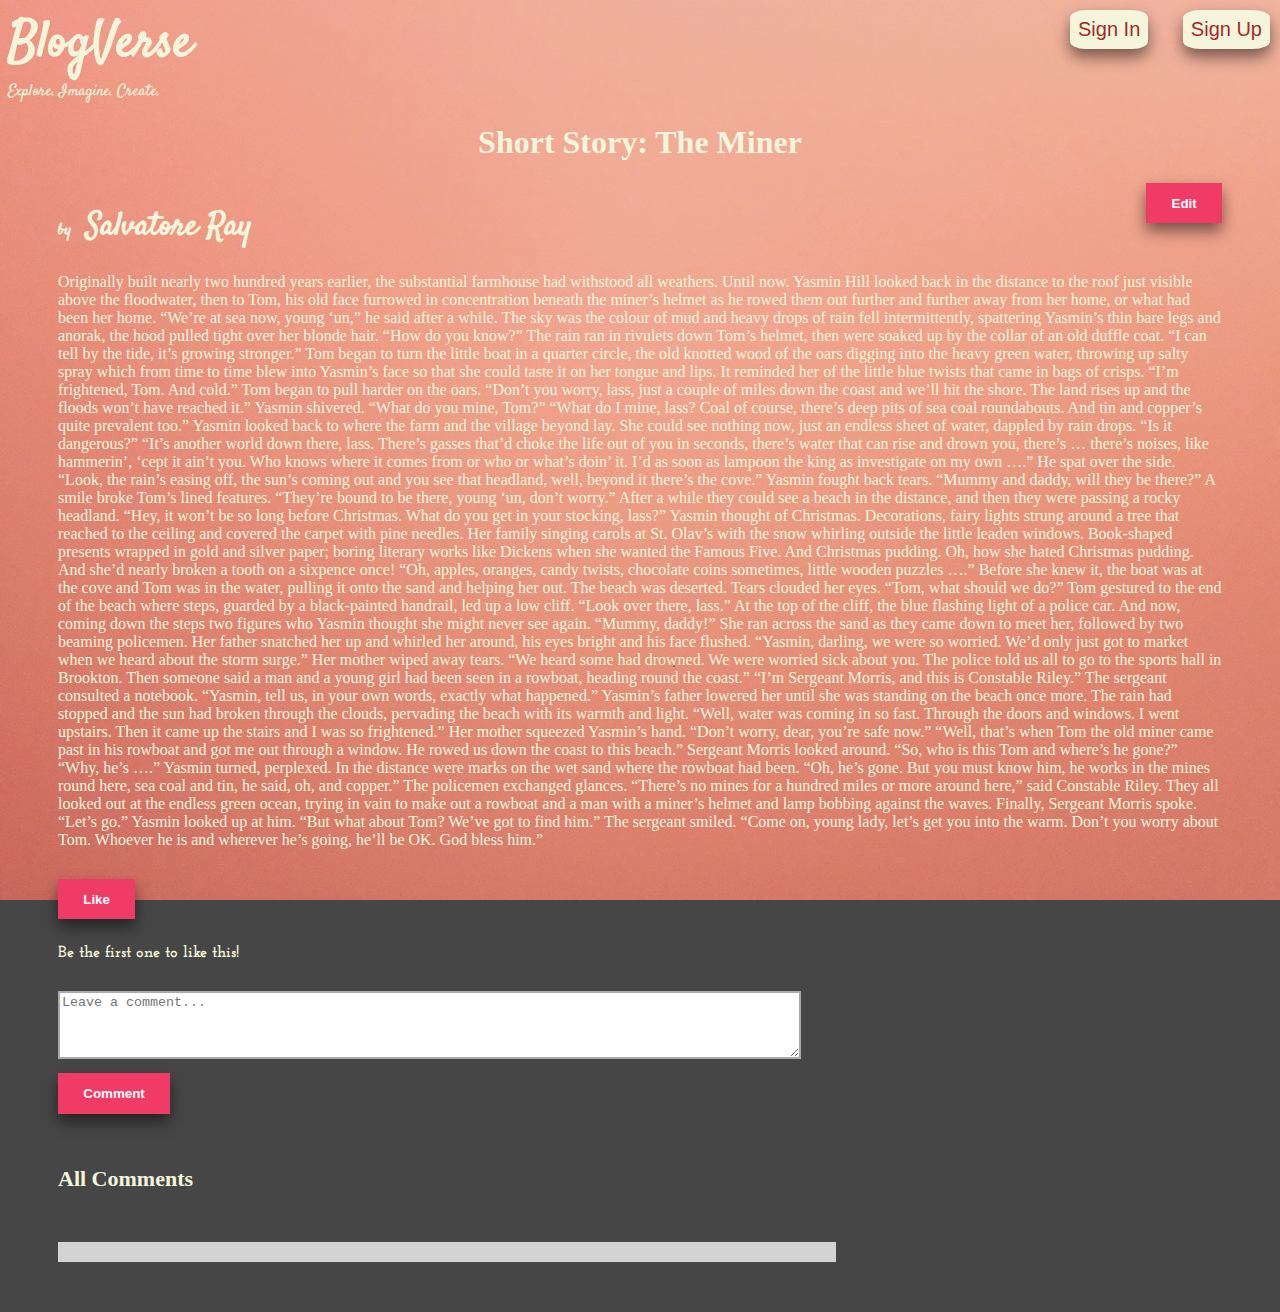
<file: html/post3.html>
<!DOCTYPE html>
<html>
    <!--Links for Fonts BootStrap and CSS files in the head-->
    <head>
        
        <link rel="preconnect" href="https://fonts.googleapis.com">
        <link rel="preconnect" href="https://fonts.gstatic.com" crossorigin>
        <link href="https://fonts.googleapis.com/css2?family=Satisfy&display=swap" rel="stylesheet"> <!--link for header font-->
        <link rel="preconnect" href="https://fonts.googleapis.com">
        <link rel="preconnect" href="https://fonts.gstatic.com" crossorigin>
        <link href="https://fonts.googleapis.com/css2?family=PT+Sans+Narrow&display=swap" rel="stylesheet"><!--link for main heading font to match the font in sample image heading of page 3-->
        <link rel="preconnect" href="https://fonts.googleapis.com">
        <link rel="preconnect" href="https://fonts.gstatic.com" crossorigin>
        <link href="https://fonts.googleapis.com/css2?family=Josefin+Slab&display=swap" rel="stylesheet"> <!--link for the font to change the font of the text below the like button-->
        
        <link href="https://cdn.jsdelivr.net/npm/bootstrap@5.0.2/dist/css/bootstrap.min.css" rel="stylesheet" integrity="sha384-EVSTQN3/azprG1Anm3QDgpJLIm9Nao0Yz1ztcQTwFspd3yD65VohhpuuCOmLASjC" crossorigin="anonymous">
        <link rel="stylesheet" href="../styles/header.css">  <!--Since all pages will have the same header  i created and linkeda header.css file to all the files.-->
        <link rel="stylesheet" href="../styles/post.css">

        <!-- Javascript file will be linked at the bottonm line of body tag.-->

    </head>


    <body>
        <header>

            <!-- This header section will be common to all pages. Along with modal functionality-->

            <div class = "headerText">
                <h1>BlogVerse</h1>
                <p>Explore. Imagine. Create.</p>
            </div>

            <div class = "headerButtons">
                <button id = "signinButton" class = "top-btn">Sign In</button>
                <button id = "signupButton" class ="top-btn">Sign Up</button>
            </div>

            <!-- This is the modal section where i have defined the modals for sign up button.  -->
            <!-- Cross button which closes the modal on clicking also added-->

            <div id = "signupModal" class = "modal">
                <div id = "signup-modal-content" class = "modal-content">
                    <span class="close">&times;</span>
                    <div    class = "formParent">
                        <form class = "form">
                            <h1>Get Started</h1>
                            <label for = "fullname">Full Name</label>
                            <input type="text" required name = "fullname" id = "fullname" placeholder="Enter Full Name">
                            <label for = "username">Username</label>
                            <input type="text" required id = "username" name = "username" placeholder="Enter Username">
                            <label for = "password1">Password</label>
                            <input type = 'password' id = "password1" name ="password1" required placeholder="Enter Password" >
                            <label for = "password2">Confirm Password</label>
                            <input type = 'password' id = "password2" name ="password2" required placeholder="Confirm Password" >
                            <button class = "signbutton">Sign Up</button>
                        </form>
                    </div>
                </div>
            </div>

            <!-- This is the modal section where i have defined the modals for sign in button.  -->
            <!-- Cross button which closes the modal on clicking also added-->

            <div id = "signinModal" class = "modal">
                <div id = "signin-modal-content" class = "modal-content">
                    <span class="close">&times;</span>    <!-- Cross Button -->
                    <div    class = "formParent">
                        <form class = "form">
                            <h1>Welcome Back!</h1>
                            <label for = "username">Username</label>
                            <input type="text" required id = "logusername" name = "username" placeholder="Enter Username">
                            <label for = "logpassword">Password</label>
                            <input type = 'password' id = "logpassword" name ="logpassword" required placeholder="Enter Password" >
                            <button class = "signbutton">Log In</button>
                            <p>Not a member? <a id = "signup-anchor">Sign Up</a></p>    <!-- Sign up Text is wrapped in anchor tag which opens signup modal on clicking. -->
                        </form>
                    </div>
                </div>
            </div>
        </header>
        
        <!--Heading of the article or blog. becomes editable when edit button is clicked-->
        <div class="heading">
            <h1 id = "main-heading"class="mainHeading">Short Story: The Miner</h1>
        </div>

        <!--div for the Author name and edit button. comes before the content thats why class name pre-content-->
        <div class = "pre-content">
            <h1 id = 'author' class = "author"><span>by </span>Salvatore Ray</h1>
            <button type="button" id = "edit-btn" class="edit">Edit</button>
        </div>

        <!--Content of the article or blog. Becomes editable when edit button is clickedx-->
        <div class="content">
            <p  id = "main-para"class="para">	Originally built nearly two hundred years earlier, the substantial farmhouse had withstood all weathers. Until now. Yasmin Hill looked back in the distance to the roof just visible above the floodwater, then to Tom, his old face furrowed in concentration beneath the miner’s helmet as he rowed them out further and further away from her home, or what had been her home.
                “We’re at sea now, young ‘un,” he said after a while.
                The sky was the colour of mud and heavy drops of rain fell intermittently, spattering Yasmin’s thin bare legs and anorak, the hood pulled tight over her blonde hair. “How do you know?”
                The rain ran in rivulets down Tom’s helmet, then were soaked up by the collar of an old duffle coat. “I can tell by the tide, it’s growing stronger.”
                Tom began to turn the little boat in a quarter circle, the old knotted wood of the oars digging into the heavy green water, throwing up salty spray which from time to time blew into Yasmin’s face so that she could taste it on her tongue and lips. It reminded her of the little blue twists that came in bags of crisps. “I’m frightened, Tom. And cold.”
                Tom began to pull harder on the oars. “Don’t you worry, lass, just a couple of miles down the coast and we’ll hit the shore. The land rises up and the floods won’t have reached it.”
                Yasmin shivered. “What do you mine, Tom?”
                “What do I mine, lass? Coal of course, there’s deep pits of sea coal roundabouts. And tin and copper’s quite prevalent too.”
                Yasmin looked back to where the farm and the village beyond lay. She could see nothing now, just an endless sheet of water, dappled by rain drops. “Is it dangerous?”
                “It’s another world down there, lass. There’s gasses that’d choke the life out of you in seconds, there’s water that can rise and drown you, there’s … there’s noises, like hammerin’, ‘cept it ain’t you. Who knows where it comes from or who or what’s doin’ it. I’d as soon as lampoon the king as investigate on my own ….” He spat over the side. “Look, the rain’s easing off, the sun’s coming out and you see that headland, well, beyond it there’s the cove.”
                Yasmin fought back tears. “Mummy and daddy, will they be there?”
                A smile broke Tom’s lined features. “They’re bound to be there, young ‘un, don’t worry.” After a while they could see a beach in the distance, and then they were passing a rocky headland. “Hey, it won’t be so long before Christmas. What do you get in your stocking, lass?”
                Yasmin thought of Christmas. Decorations, fairy lights strung around a tree that reached to the ceiling and covered the carpet with pine needles. Her family singing carols at St. Olav’s with the snow whirling outside the little leaden windows. Book-shaped presents wrapped in gold and silver paper; boring literary works like Dickens when she wanted the Famous Five. And Christmas pudding. Oh, how she hated Christmas pudding. And she’d nearly broken a tooth on a sixpence once! “Oh, apples, oranges, candy twists, chocolate coins sometimes, little wooden puzzles ….”
                Before she knew it, the boat was at the cove and Tom was in the water, pulling it onto the sand and helping her out. The beach was deserted. Tears clouded her eyes. “Tom, what should we do?”
                Tom gestured to the end of the beach where steps, guarded by a black-painted handrail, led up a low cliff. “Look over there, lass.” At the top of the cliff, the blue flashing light of a police car. And now, coming down the steps two figures who Yasmin thought she might never see again.
                “Mummy, daddy!” She ran across the sand as they came down to meet her, followed by two beaming policemen.
                Her father snatched her up and whirled her around, his eyes bright and his face flushed. “Yasmin, darling, we were so worried. We’d only just got to market when we heard about the storm surge.”
                Her mother wiped away tears. “We heard some had drowned. We were worried sick about you. The police told us all to go to the sports hall in Brookton. Then someone said a man and a young girl had been seen in a rowboat, heading round the coast.”
                “I’m Sergeant Morris, and this is Constable Riley.” The sergeant consulted a notebook. “Yasmin, tell us, in your own words, exactly what happened.”
                Yasmin’s father lowered her until she was standing on the beach once more. The rain had stopped and the sun had broken through the clouds, pervading the beach with its warmth and light.
                “Well, water was coming in so fast. Through the doors and windows. I went upstairs. Then it came up the stairs and I was so frightened.”
                Her mother squeezed Yasmin’s hand. “Don’t worry, dear, you’re safe now.”
                “Well, that’s when Tom the old miner came past in his rowboat and got me out through a window. He rowed us down the coast to this beach.”
                Sergeant Morris looked around. “So, who is this Tom and where’s he gone?”
                “Why, he’s ….” Yasmin turned, perplexed. In the distance were marks on the wet sand where the rowboat had been. “Oh, he’s gone. But you must know him, he works in the mines round here, sea coal and tin, he said, oh, and copper.”
                The policemen exchanged glances. “There’s no mines for a hundred miles or more around here,” said Constable Riley.
                They all looked out at the endless green ocean, trying in vain to make out a rowboat and a man with a miner’s helmet and lamp bobbing against the waves. Finally, Sergeant Morris spoke. “Let’s go.”
                Yasmin looked up at him. “But what about Tom? We’ve got to find him.”
                The sergeant smiled. “Come on, young lady, let’s get you into the warm. Don’t you worry about Tom. Whoever he is and wherever he’s going, he’ll be OK. God bless him.”
                </p>      
        </div>


        <div class="like">
            <button id = "like-btn" class="likeBtn">Like</button>
            <p id = "like-para" class="likePara">Be the first one to like this!</p>
        </div>
        
        <div class = "commentnBtn">
            <textarea id="comment-text" class="commentBox" rows="4" cols="90" placeholder="Leave a comment..."></textarea>
            <br>
            <button type = "button" class = "commentBtn" id = "commentBtn" onclick= "myFunction()">Comment</button>
        </div>

        <p class="comment-list-title">All Comments</p>
        <!--Div empty now but This div will contain comments as we add them on page.-->
        <div class="commentSection" id = "commentSection">

        </div>
       


        <script src="../scripts/post3.js"></script>    <!-- Linked Javascript file at the end of body to make it properly functional-->
    </body>
</html>
</file>
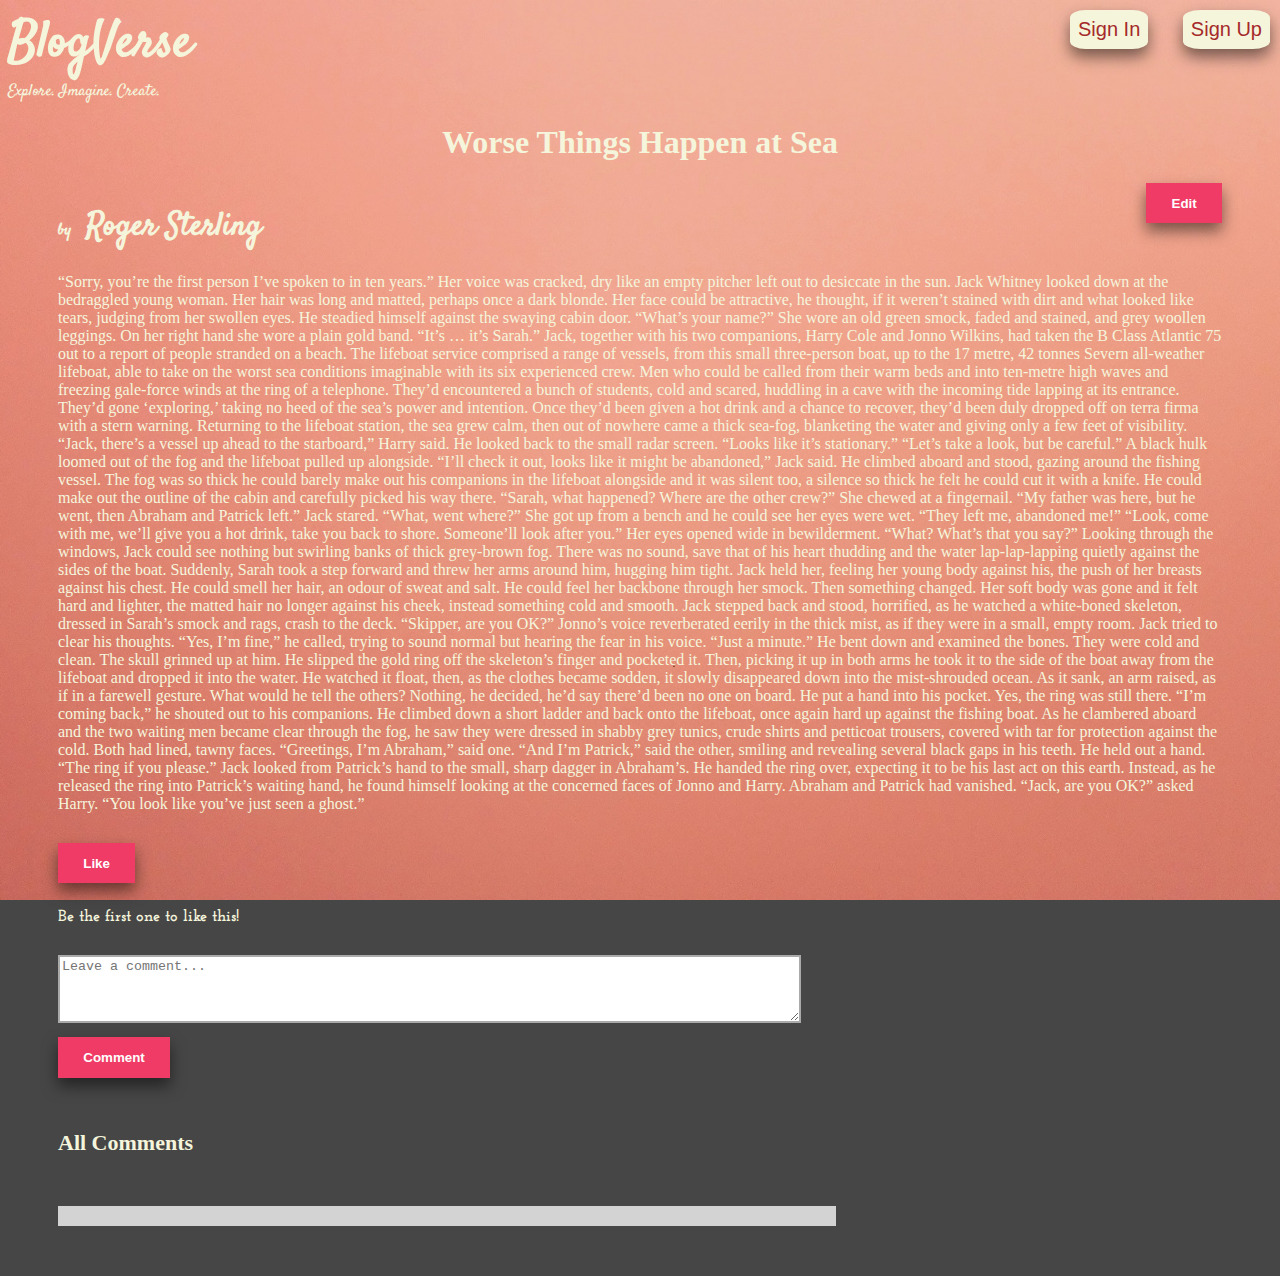
<file: html/post4.html>
<!DOCTYPE html>
<html>
    <!--Links for Fonts BootStrap and CSS files in the head-->
    <head>
        
        <link rel="preconnect" href="https://fonts.googleapis.com">
        <link rel="preconnect" href="https://fonts.gstatic.com" crossorigin>
        <link href="https://fonts.googleapis.com/css2?family=Satisfy&display=swap" rel="stylesheet"> <!--link for header font-->
        <link rel="preconnect" href="https://fonts.googleapis.com">
        <link rel="preconnect" href="https://fonts.gstatic.com" crossorigin>
        <link href="https://fonts.googleapis.com/css2?family=PT+Sans+Narrow&display=swap" rel="stylesheet"><!--link for main heading font to match the font in sample image heading of page 3-->
        <link rel="preconnect" href="https://fonts.googleapis.com">
        <link rel="preconnect" href="https://fonts.gstatic.com" crossorigin>
        <link href="https://fonts.googleapis.com/css2?family=Josefin+Slab&display=swap" rel="stylesheet"> <!--link for the font to change the font of the text below the like button-->
        
        <link href="https://cdn.jsdelivr.net/npm/bootstrap@5.0.2/dist/css/bootstrap.min.css" rel="stylesheet" integrity="sha384-EVSTQN3/azprG1Anm3QDgpJLIm9Nao0Yz1ztcQTwFspd3yD65VohhpuuCOmLASjC" crossorigin="anonymous">
        <link rel="stylesheet" href="../styles/header.css">  <!--Since all pages will have the same header  i created and linkeda header.css file to all the files.-->
        <link rel="stylesheet" href="../styles/post.css">

        <!-- Javascript file will be linked at the bottonm line of body tag.-->

    </head>


    <body>
        <header>

            <!-- This header section will be common to all pages. Along with modal functionality-->

            <div class = "headerText">
                <h1>BlogVerse</h1>
                <p>Explore. Imagine. Create.</p>
            </div>

            <div class = "headerButtons">
                <button id = "signinButton" class = "top-btn">Sign In</button>
                <button id = "signupButton" class ="top-btn">Sign Up</button>
            </div>

            <!-- This is the modal section where i have defined the modals for sign up button.  -->
            <!-- Cross button which closes the modal on clicking also added-->

            <div id = "signupModal" class = "modal">
                <div id = "signup-modal-content" class = "modal-content">
                    <span class="close">&times;</span>
                    <div    class = "formParent">
                        <form class = "form">
                            <h1>Get Started</h1>
                            <label for = "fullname">Full Name</label>
                            <input type="text" required name = "fullname" id = "fullname" placeholder="Enter Full Name">
                            <label for = "username">Username</label>
                            <input type="text" required id = "username" name = "username" placeholder="Enter Username">
                            <label for = "password1">Password</label>
                            <input type = 'password' id = "password1" name ="password1" required placeholder="Enter Password" >
                            <label for = "password2">Confirm Password</label>
                            <input type = 'password' id = "password2" name ="password2" required placeholder="Confirm Password" >
                            <button class = "signbutton">Sign Up</button>
                        </form>
                    </div>
                </div>
            </div>

            <!-- This is the modal section where i have defined the modals for sign in button.  -->
            <!-- Cross button which closes the modal on clicking also added-->

            <div id = "signinModal" class = "modal">
                <div id = "signin-modal-content" class = "modal-content">
                    <span class="close">&times;</span>    <!-- Cross Button -->
                    <div    class = "formParent">
                        <form class = "form">
                            <h1>Welcome Back!</h1>
                            <label for = "username">Username</label>
                            <input type="text" required id = "logusername" name = "username" placeholder="Enter Username">
                            <label for = "logpassword">Password</label>
                            <input type = 'password' id = "logpassword" name ="logpassword" required placeholder="Enter Password" >
                            <button class = "signbutton">Log In</button>
                            <p>Not a member? <a id = "signup-anchor">Sign Up</a></p>    <!-- Sign up Text is wrapped in anchor tag which opens signup modal on clicking. -->
                        </form>
                    </div>
                </div>
            </div>
        </header>
        
        <!--Heading of the article or blog. becomes editable when edit button is clicked-->
        <div class="heading">
            <h1 id = "main-heading"class="mainHeading">Worse Things Happen at Sea</h1>
        </div>

        <!--div for the Author name and edit button. comes before the content thats why class name pre-content-->
        <div class = "pre-content">
            <h1 id = 'author' class = "author"><span>by </span>Roger Sterling</h1>
            <button type="button" id = "edit-btn" class="edit">Edit</button>
        </div>

        <!--Content of the article or blog. Becomes editable when edit button is clickedx-->
        <div class="content">
            <p  id = "main-para"class="para">“Sorry, you’re the first person I’ve spoken to in ten years.” Her voice was cracked, dry like an empty pitcher left out to desiccate in the sun.
                Jack Whitney looked down at the bedraggled young woman. Her hair was long and matted, perhaps once a dark blonde. Her face could be attractive, he thought, if it weren’t stained with dirt and what looked like tears, judging from her swollen eyes. He steadied himself against the swaying cabin door. “What’s your name?”
                She wore an old green smock, faded and stained, and grey woollen leggings. On her right hand she wore a plain gold band. “It’s … it’s Sarah.”
                
                Jack, together with his two companions, Harry Cole and Jonno Wilkins, had taken the B Class Atlantic 75 out to a report of people stranded on a beach. The lifeboat service comprised a range of vessels, from this small three-person boat, up to the 17 metre, 42 tonnes Severn all-weather lifeboat, able to take on the worst sea conditions imaginable with its six experienced crew. Men who could be called from their warm beds and into ten-metre high waves and freezing gale-force winds at the ring of a telephone.
                They’d encountered a bunch of students, cold and scared, huddling in a cave with the incoming tide lapping at its entrance. They’d gone ‘exploring,’ taking no heed of the sea’s power and intention. Once they’d been given a hot drink and a chance to recover, they’d been duly dropped off on terra firma with a stern warning.
                Returning to the lifeboat station, the sea grew calm, then out of nowhere came a thick sea-fog, blanketing the water and giving only a few feet of visibility.
                “Jack, there’s a vessel up ahead to the starboard,” Harry said. He looked back to the small radar screen. “Looks like it’s stationary.”
                “Let’s take a look, but be careful.”
                A black hulk loomed out of the fog and the lifeboat pulled up alongside. “I’ll check it out, looks like it might be abandoned,” Jack said. He climbed aboard and stood, gazing around the fishing vessel. The fog was so thick he could barely make out his companions in the lifeboat alongside and it was silent too, a silence so thick he felt he could cut it with a knife. He could make out the outline of the cabin and carefully picked his way there.
                
                “Sarah, what happened? Where are the other crew?”
                She chewed at a fingernail. “My father was here, but he went, then Abraham and Patrick left.”
                Jack stared. “What, went where?”
                She got up from a bench and he could see her eyes were wet. “They left me, abandoned me!”
                “Look, come with me, we’ll give you a hot drink, take you back to shore. Someone’ll look after you.”
                Her eyes opened wide in bewilderment. “What? What’s that you say?”
                Looking through the windows, Jack could see nothing but swirling banks of thick grey-brown fog. There was no sound, save that of his heart thudding and the water lap-lap-lapping quietly against the sides of the boat.
                Suddenly, Sarah took a step forward and threw her arms around him, hugging him tight. Jack held her, feeling her young body against his, the push of her breasts against his chest. He could smell her hair, an odour of sweat and salt. He could feel her backbone through her smock. Then something changed. Her soft body was gone and it felt hard and lighter, the matted hair no longer against his cheek, instead something cold and smooth. Jack stepped back and stood, horrified, as he watched a white-boned skeleton, dressed in Sarah’s smock and rags, crash to the deck.
                “Skipper, are you OK?” Jonno’s voice reverberated eerily in the thick mist, as if they were in a small, empty room.
                Jack tried to clear his thoughts. “Yes, I’m fine,” he called, trying to sound normal but hearing the fear in his voice. “Just a minute.” He bent down and examined the bones. They were cold and clean. The skull grinned up at him. He slipped the gold ring off the skeleton’s finger and pocketed it. Then, picking it up in both arms he took it to the side of the boat away from the lifeboat and dropped it into the water. He watched it float, then, as the clothes became sodden, it slowly disappeared down into the mist-shrouded ocean. As it sank, an arm raised, as if in a farewell gesture. What would he tell the others? Nothing, he decided, he’d say there’d been no one on board. He put a hand into his pocket. Yes, the ring was still there. “I’m coming back,” he shouted out to his companions.
                He climbed down a short ladder and back onto the lifeboat, once again hard up against the fishing boat. As he clambered aboard and the two waiting men became clear through the fog, he saw they were dressed in shabby grey tunics, crude shirts and petticoat trousers, covered with tar for protection against the cold. Both had lined, tawny faces.
                “Greetings, I’m Abraham,” said one.
                “And I’m Patrick,” said the other, smiling and revealing several black gaps in his teeth. He held out a hand. “The ring if you please.”
                Jack looked from Patrick’s hand to the small, sharp dagger in Abraham’s. He handed the ring over, expecting it to be his last act on this earth. Instead, as he released the ring into Patrick’s waiting hand, he found himself looking at the concerned faces of Jonno and Harry. Abraham and Patrick had vanished.
                “Jack, are you OK?” asked Harry. “You look like you’ve just seen a ghost.”
                </p>      
        </div>


        <div class="like">
            <button id = "like-btn" class="likeBtn">Like</button>
            <p id = "like-para" class="likePara">Be the first one to like this!</p>
        </div>
        
        <div class = "commentnBtn">
            <textarea id="comment-text" class="commentBox" rows="4" cols="90" placeholder="Leave a comment..."></textarea>
            <br>
            <button type = "button" class = "commentBtn" id = "commentBtn" onclick= "myFunction()">Comment</button>
        </div>

        <p class="comment-list-title">All Comments</p>
        <!--Div empty now but This div will contain comments as we add them on page.-->
        <div class="commentSection" id = "commentSection">

        </div>
       


        <script src="../scripts/post4.js"></script>    <!-- Linked Javascript file at the end of body to make it properly functional-->
    </body>
</html>
</file>
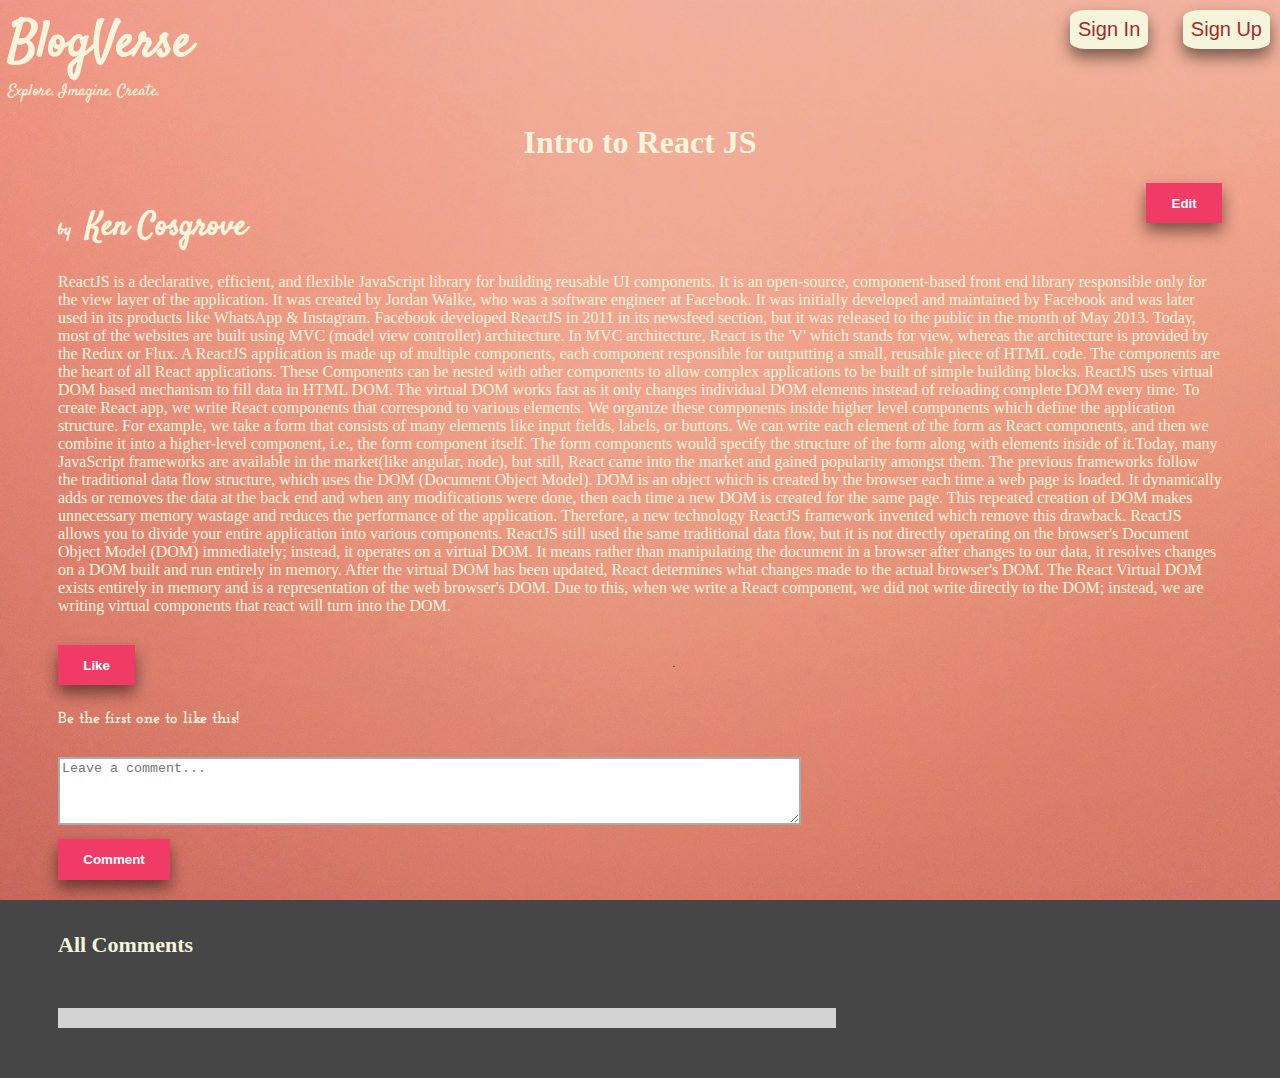
<file: html/post5.html>
<!DOCTYPE html>
<html>
    <!--Links for Fonts BootStrap and CSS files in the head-->
    <head>
        
        <link rel="preconnect" href="https://fonts.googleapis.com">
        <link rel="preconnect" href="https://fonts.gstatic.com" crossorigin>
        <link href="https://fonts.googleapis.com/css2?family=Satisfy&display=swap" rel="stylesheet"> <!--link for header font-->
        <link rel="preconnect" href="https://fonts.googleapis.com">
        <link rel="preconnect" href="https://fonts.gstatic.com" crossorigin>
        <link href="https://fonts.googleapis.com/css2?family=PT+Sans+Narrow&display=swap" rel="stylesheet"><!--link for main heading font to match the font in sample image heading of page 3-->
        <link rel="preconnect" href="https://fonts.googleapis.com">
        <link rel="preconnect" href="https://fonts.gstatic.com" crossorigin>
        <link href="https://fonts.googleapis.com/css2?family=Josefin+Slab&display=swap" rel="stylesheet"> <!--link for the font to change the font of the text below the like button-->
        
        <link href="https://cdn.jsdelivr.net/npm/bootstrap@5.0.2/dist/css/bootstrap.min.css" rel="stylesheet" integrity="sha384-EVSTQN3/azprG1Anm3QDgpJLIm9Nao0Yz1ztcQTwFspd3yD65VohhpuuCOmLASjC" crossorigin="anonymous">
        <link rel="stylesheet" href="../styles/header.css">  <!--Since all pages will have the same header  i created and linkeda header.css file to all the files.-->
        <link rel="stylesheet" href="../styles/post.css">

        <!-- Javascript file will be linked at the bottonm line of body tag.-->

    </head>


    <body>
        <header>

            <!-- This header section will be common to all pages. Along with modal functionality-->

            <div class = "headerText">
                <h1>BlogVerse</h1>
                <p>Explore. Imagine. Create.</p>
            </div>

            <div class = "headerButtons">
                <button id = "signinButton" class = "top-btn">Sign In</button>
                <button id = "signupButton" class ="top-btn">Sign Up</button>
            </div>

            <!-- This is the modal section where i have defined the modals for sign up button.  -->
            <!-- Cross button which closes the modal on clicking also added-->

            <div id = "signupModal" class = "modal">
                <div id = "signup-modal-content" class = "modal-content">
                    <span class="close">&times;</span>
                    <div    class = "formParent">
                        <form class = "form">
                            <h1>Get Started</h1>
                            <label for = "fullname">Full Name</label>
                            <input type="text" required name = "fullname" id = "fullname" placeholder="Enter Full Name">
                            <label for = "username">Username</label>
                            <input type="text" required id = "username" name = "username" placeholder="Enter Username">
                            <label for = "password1">Password</label>
                            <input type = 'password' id = "password1" name ="password1" required placeholder="Enter Password" >
                            <label for = "password2">Confirm Password</label>
                            <input type = 'password' id = "password2" name ="password2" required placeholder="Confirm Password" >
                            <button class = "signbutton">Sign Up</button>
                        </form>
                    </div>
                </div>
            </div>

            <!-- This is the modal section where i have defined the modals for sign in button.  -->
            <!-- Cross button which closes the modal on clicking also added-->

            <div id = "signinModal" class = "modal">
                <div id = "signin-modal-content" class = "modal-content">
                    <span class="close">&times;</span>    <!-- Cross Button -->
                    <div    class = "formParent">
                        <form class = "form">
                            <h1>Welcome Back!</h1>
                            <label for = "username">Username</label>
                            <input type="text" required id = "logusername" name = "username" placeholder="Enter Username">
                            <label for = "logpassword">Password</label>
                            <input type = 'password' id = "logpassword" name ="logpassword" required placeholder="Enter Password" >
                            <button class = "signbutton">Log In</button>
                            <p>Not a member? <a id = "signup-anchor">Sign Up</a></p>    <!-- Sign up Text is wrapped in anchor tag which opens signup modal on clicking. -->
                        </form>
                    </div>
                </div>
            </div>
        </header>
        
        <!--Heading of the article or blog. becomes editable when edit button is clicked-->
        <div class="heading">
            <h1 id = "main-heading"class="mainHeading">Intro to React JS</h1>
        </div>

        <!--div for the Author name and edit button. comes before the content thats why class name pre-content-->
        <div class = "pre-content">
            <h1 id = 'author' class = "author"><span>by </span>Ken Cosgrove</h1>
            <button type="button" id = "edit-btn" class="edit">Edit</button>
        </div>

        <!--Content of the article or blog. Becomes editable when edit button is clickedx-->
        <div class="content">
            <p  id = "main-para"class="para">ReactJS is a declarative, efficient, and flexible JavaScript library for building reusable UI components. It is an open-source, component-based front end library responsible only for the view layer of the application. It was created by Jordan Walke, who was a software engineer at Facebook. It was initially developed and maintained by Facebook and was later used in its products like WhatsApp & Instagram. Facebook developed ReactJS in 2011 in its newsfeed section, but it was released to the public in the month of May 2013.

                Today, most of the websites are built using MVC (model view controller) architecture. In MVC architecture, React is the 'V' which stands for view, whereas the architecture is provided by the Redux or Flux.
                
                A ReactJS application is made up of multiple components, each component responsible for outputting a small, reusable piece of HTML code. The components are the heart of all React applications. These Components can be nested with other components to allow complex applications to be built of simple building blocks. ReactJS uses virtual DOM based mechanism to fill data in HTML DOM. The virtual DOM works fast as it only changes individual DOM elements instead of reloading complete DOM every time.
                
                To create React app, we write React components that correspond to various elements. We organize these components inside higher level components which define the application structure. For example, we take a form that consists of many elements like input fields, labels, or buttons. We can write each element of the form as React components, and then we combine it into a higher-level component, i.e., the form component itself. The form components would specify the structure of the form along with elements inside of it.Today, many JavaScript frameworks are available in the market(like angular, node), but still, React came into the market and gained popularity amongst them. The previous frameworks follow the traditional data flow structure, which uses the DOM (Document Object Model). DOM is an object which is created by the browser each time a web page is loaded. It dynamically adds or removes the data at the back end and when any modifications were done, then each time a new DOM is created for the same page. This repeated creation of DOM makes unnecessary memory wastage and reduces the performance of the application.

                Therefore, a new technology ReactJS framework invented which remove this drawback. ReactJS allows you to divide your entire application into various components. ReactJS still used the same traditional data flow, but it is not directly operating on the browser's Document Object Model (DOM) immediately; instead, it operates on a virtual DOM. It means rather than manipulating the document in a browser after changes to our data, it resolves changes on a DOM built and run entirely in memory. After the virtual DOM has been updated, React determines what changes made to the actual browser's DOM. The React Virtual DOM exists entirely in memory and is a representation of the web browser's DOM. Due to this, when we write a React component, we did not write directly to the DOM; instead, we are writing virtual components that react will turn into the DOM.
                </p>      
        </div>


        <div class="like">
            <button id = "like-btn" class="likeBtn">Like</button>
            <p id = "like-para" class="likePara">Be the first one to like this!</p>
        </div>
        
        <div class = "commentnBtn">
            <textarea id="comment-text" class="commentBox" rows="4" cols="90" placeholder="Leave a comment..."></textarea>
            <br>
            <button type = "button" class = "commentBtn" id = "commentBtn" onclick= "myFunction()">Comment</button>
        </div>

        <p class="comment-list-title">All Comments</p>
        <!--Div empty now but This div will contain comments as we add them on page.-->
        <div class="commentSection" id = "commentSection">

        </div>
       


        <script src="../scripts/post5.js"></script>    <!-- Linked Javascript file at the end of body to make it properly functional-->
    </body>
</html>
</file>
<file: styles/index.css>
/*background image*/
body {
    background-image: url('../images/background.jpg');
    background-attachment: fixed;
    background-position: center center;
    background-repeat: no-repeat;
    background-size: cover;
    background-color: #464646;
}

/*css for the buttons on the center of the page create post and all posts*/
.postButtons{
    position: fixed; 
    top: 50%;
    text-align: center;
    display: flex;
    width: 100%;
    justify-content: center;
}

.postButtons button{
    font-family: 'Lobster', cursive;
    background-color: blanchedalmond;
    box-shadow: 0px 8px 15px rgba(1, 1, 1, 1);
    border: floralwhite;
    border-radius: 20%;
    padding:1%;
    font-size:22px;
    color:firebrick;
    margin-right: 10px;;
}

/*CSS properties for modal*/
.modal{
    display: none;
    position: fixed;
    z-index: 1;
    left: 0;
    top: 0;
    width: 100%;
    height: 100%;
    overflow: auto;
    
}

.modal-content{
    background-color: white;
    margin: 15% auto;
    padding: 1%;
    border: 1px solid white;
    width: 30%;
    box-shadow: 0px 8px 15px rgba(0, 0, 0, 0.5); /*Added Shadow to modal box just for visual appeal.*/
    border-radius: 2%;
}

/*Close button CSS code*/
.close {
    color: #aaa;
    float: right;
    font-size: 28px;
    font-weight: bold;
}
/*makes the close button black from grey on hover and changes cursor to pointer*/
.close:hover,
.close:focus{
    color: black;
    text-decoration: none;
    cursor: pointer;
}

.modal-content h1 {
    color: lightpink;
    text-align: center;                     /*Heading of the modal at the centre of modal*/
    font-family: 'Satisfy', cursive; 
    
           /*Changed the font of heading of modals to satify cursive just for visual appeal.*/
}

/*CSS for form and input fields in the modal*/
label {
    font-size: 20px;
    font-family: 'Lobster', cursive;
    color: lightseagreen;
    margin-top: 20px;
}

textarea{
    background-color: rgba(170, 170, 170, 0.2);
}

input {
    font-size: 20px;
    font-family: 'Montserrat', sans-serif;
    padding: 10px 0;
    background-color: rgba(170, 170, 170, 0.2);
    border : 0;
}

textarea{
    font-family: 'Montserrat', sans-serif;
    font-weight: bold;
}

form {
    display: flex;
    flex-direction: column;
    justify-content: center;
    width: 90%;
}

.formParent {
    display: flex;
    flex-direction: row;
    align-items: center;
    justify-content: center;
}

/*CSS for button inside modal.*/
.signbutton {
    padding: 2%;
    font-size: 20px;
    border-radius: 2%;
    background-color:lightgreen;
    border: lightgreen;
    color: grey;
    margin-top: 20px;
    font-family: 'Satisfy', cursive;

}

/*CSS for the signup anchor tag in the sign in modal.*/
a{
    color:blue;
}
a:hover{
    cursor: pointer;
}

/*CSS for the text below sign in button*/
form p{
    text-align: center;
    font-family: sans-serif;
    font-weight: bolder;
}

/*Increases modal width when window width decreases. Just for visual appearance*/
@media (max-width: 1000px) {

    .modal-content{
        width: 80%;
    }
    .form{
        width: 80%;
    }

}
</file>
<file: styles/header.css>
/*Added the css of header elements in one file as it is going to be the same for each page. For convinience and cleaner, more organised code*/


header {
    font-family: 'Satisfy', cursive;
    
}
.headerText{
    width: 200px;
    left:0;
    top:0;
}
.headerText h1{
    font-size: 50px;
    color: beige;
    margin: 0 0 0 0;
}
.headerText p{
    margin: 0 0 0 0;
    color: beige
}

.headerButtons{
    position: absolute;
    width: 200px;
    display: flex;
    justify-content: space-between;
    top: 10px;
    right: 10px;
}
.top-btn {
    font-size: 20px;
    padding: 4%;
    border: white;
    border-radius: 20%;
    background-color: beige;
    color: brown;
    font-family: sans-serif;
    box-shadow: 0px 8px 15px rgba(0, 0, 0, 0.5);   /*Shadows are added to buttons for visual appeal.*/
}


/*Little customizations for when the width of the screen is reduced*/
@media(max-width:500px){
    .headerButtons{
        width: 100px;
    }
    .top-btn{
        font-size: 15px;
        margin-right: 2px;
    }

}
</file>
<file: styles/bloglist.css>
/*Background color changed to orange*/
body {
    background-image: url('../images/background2.jpg');
    background-attachment: fixed;
    background-position: center center;
    background-repeat: no-repeat;
    background-size: cover;
    background-color: #464646;
}

p, h6{
    font-family: 'Montserrat', sans-serif;
    font-weight: bold;
}

#logo{
    font-family: 'Satisfy', cursive;
}

.headerText{
    color:white;
}

/*CSS propeties of the modal*/
.modal{
    display: none;
    position: fixed;
    z-index: 1;
    left: 0;
    top: 0;
    width: 100%;
    height: 100%;
    overflow: auto;
    
}

.modal-content{
    background-color: white;
    margin: 15% auto;
    padding: 1%;
    border: 1px solid white;
    width: 30%;
    box-shadow: 0px 8px 15px rgba(0, 0, 0, 0.5); /*Shadows added to modal box for visual appeal*/
}


/*close button css cuustomizations*/
.close {
    color: rgba(170, 170, 170, 1);
    float: right;
    text-align: right;
    font-size: 40px;
    font-weight: bold;
    font-family: 'Satisfy', cursive;
}

/*makes the close button black from grey on hover and changes cursor to pointer*/
.close:hover,
.close:focus{
    color: black;
    text-decoration: none;
    cursor: pointer;
}

.modal-content h1 {
    color: black;
    text-align: center;                     /*Heading of the modal at the centre of modal*/
    font-family: 'Satisfy', cursive;        /*Changed the font of heading of modals to satify cursive just for visual appeal.*/
}

/*CSS for form and input fields in the modal*/
label {
    font-size: 20px;
    color: lightseagreen;
    font-family: 'Lobster', cursive;
    font-family: sans-serif;
    margin-top: 20px;
}

input {
    font-size: 20px;
    padding: 10px 0;
    background-color: rgba(170, 170, 170, 0.2);
    border : 0;
    font-family: 'Montserrat', sans-serif;
}

form {
    display: flex;
    flex-direction: column;
    justify-content: center;
    width: 90%;
}

.formParent {
    display: flex;
    flex-direction: row;
    align-items: center;
    justify-content: center;
}

/*CSS for button inside modal.*/
.signbutton {
    padding: 2%;
    font-size: 20px;
    background-color:lightgreen;
    border: lightgreen;
    color: grey;
    margin-top: 20px;;
    font-family: 'Satisfy', cursive;

}

/*CSS for the signup anchor tag in the sign in modal.*/
#signup-anchor {
    color:blue;
}

a:hover{
    cursor: pointer;
}


form p{
    text-align: center;
    font-family: sans-serif;
    font-weight: bolder;
}

/*CSS for the warning message inside the delete modal*/
.warning-msg{
    font-size: 20px;
    font-weight: bolder;
    text-align: center;
}

/*CSS for the card layout for all blog posts*/
.cardlay{
    display:flex;
    flex-direction: row;

}

/*CSS for the author name block on the left of the card*/
.leftspace{
    background-color: lightgoldenrodyellow;
    top:0;
    left:0;
    border-top-left-radius: 25px;
    border-bottom-left-radius: 25px ;
    padding-top: 5rem;
    padding-bottom: 5rem;
    width: 5rem;
    text-align: center;
    margin-right: 10px;
}

.rightspace{
    margin-top: 40px;
    width: 100%;
    max-height: 4rem;
    
}
/*OVERFLOW HIDDEN property added*/
.card{

    background-color: burlywood;
    border-radius: 30px;
    height: 12.5rem;
    margin-bottom: 2rem;
    overflow: hidden;  /*OVERFLOW HIDDEN property added*/

}

/*CSS for positioning delete button*/
.garbage {
      margin-top: 1rem;
      max-height: 2rem;
}

/*CSS for positioning dots button*/
.dots{
    margin-top: 10rem;
    margin-right: 1rem;
}

.last{
    justify-content: center;
}

/*Buttons spacing in the delete modal*/
.btns{
    display: flex;
    justify-content: space-evenly;
}

.btn{
    width: 100px;
}

/*Small visual changes when width of the screen is reduced for better visual appeal*/

@media (max-width: 800px) {

    .leftspace{
        font-size: 10px;
        margin-right: 0;
    }
    .rightspace{
        width: 80%;
    }

}

/*Small visual changes for modal form width when width of the screen is reduced for better visual appeal*/

@media(max-width:1000px){

    .col{
        width: 50%;
    }
    .modal-content{
        width: 80%;
    }
    .form{
        width: 80%;
    }
}
</file>
<file: styles/post.css>
/*CSS propeties of the modal*/
body {
    background-image: url('../images/background3.jpg');
    background-attachment: fixed;
    background-position: center center;
    background-repeat: no-repeat;
    background-size: cover;
    background-color: #464646;
    color: beige;
}

#main-heading{
    font-family: Dubai;
}
.modal{
    display: none;
    position: fixed;
    z-index: 1;
    left: 0;
    top: 0;
    width: 100%;
    height: 100%;
    overflow: auto;
    
}

.modal-content{
    background-color: white;
    margin: 15% auto;
    padding: 1%;
    border: 1px solid white;
    width: 30%;
    box-shadow: 0px 8px 15px rgba(0, 0, 0, 0.2);   /*Shadows added to modal box for visual appeal*/
}


/*close button css cuustomizations*/
.close {
    color: rgba(170, 170, 170, 1);
    float: right;
    text-align: right;
    font-size: 40px;
    font-weight: bold;
    font-family: 'Satisfy', cursive;
}

/*makes the close button black from grey on hover and changes cursor to pointer*/
.close:hover,
.close:focus{
    color: black;
    text-decoration: none;
    cursor: pointer;
}


.modal-content h1 {
    text-align: center;                     /*Heading of the modal at the centre of modal*/
    font-family: 'Satisfy', cursive;        /*Changed the font of heading of modals to satify cursive just for visual appeal. */
    color: black;
}

/*CSS for form and input fields in the modal*/
label {
    font-size: 20px;
    font-weight: bolder;
    font-family: sans-serif;
    margin-top: 20px;
    color: lightseagreen;
}

input {
    font-size: 20px;
    padding: 10px 0;
    background-color: rgba(170, 170, 170, 0.2);
    border : 0;
    font-family: Dubai;
}

form {
    display: flex;
    flex-direction: column;
    justify-content: center;
    width: 90%;
}

.formParent {
    display: flex;
    flex-direction: row;
    align-items: center;
    justify-content: center;
}

/*CSS for button inside modal.*/
.signbutton {
    padding: 2%;
    font-size: 20px;
    background-color: green;
    color: white;
    margin-top: 20px;;

}

/*CSS for the signup anchor tag in the sign in modal.*/
#signup-anchor {
    color:blue;
}


a:hover{
    cursor: pointer;
}


/*CSS for main heading of the blog. used font PT sans narrow to make it match  the font shown in the sample image of part 3*/
.mainHeading{
    display: inline-flex;
    font-family: 'PT Sans Narrow', sans-serif;
}

.heading {
    text-align: center;
}

span{
    font-size: medium;
    margin-right: 10px;
}


form p{
    text-align: center;
    font-family: sans-serif;
    font-weight: bolder;
}

/*CSS for aligning author name and edit button to the left and right parts of the window*/
.pre-content{
    display: flex;
    flex-direction: row;
    justify-content: space-between;
}


/*CSS for the edit button.*/
.edit{
    margin-right: 50px;
    background-color:  #ef3b65;  /*Color deduced precisely using online resources to match the color shown in sample page*/
    color: white;
    padding: 1% 2%;
    box-shadow: 0px 8px 15px rgba(0, 0, 0, 0.5);   /*Shadow given to button just for visuak appeal and to match the button shown in sample page*/
    margin-bottom: 50px;
    border:0;
    font-weight: bolder;
}

/*CSS for like and comment buttons*/
.likeBtn, .commentBtn {
    margin : 30px 0 10px 50px;
    background-color: #ef3b65;
    color:white;
    padding : 1% 2%;
    box-shadow: 0px 8px 15px rgba(0, 0, 0, 0.5);        /*Shadow given to button just for visuak appeal and to match the button shown in sample page*/
    border : 0;
    font-weight: bolder;
}

.commentBtn{
    margin-top: 10px;
    margin-bottom: 30px;

}

/*CSS for the text just below the like button */
.likePara {
    margin-left: 50px;
    margin-bottom: 30px;
    font-family: 'Josefin Slab', serif;     /*google font used*/

    font-weight: bold;
}

.comment-list-title {
    margin-left: 50px;
    font-weight: bolder;
    font-size: 22px;
}


/*Changed the font of the author name to cusrive to match ot resemble the font shown in sample page*/
.author{
    margin-left: 50px;
    font-family: 'Satisfy', cursive;
}

.para{
    margin:0 50px;
}


.commentBox{
    margin-left: 50px;
    border: 2px solid rgba(170, 170, 170, 1);
    

}

/*Added grey color background to the comment section */
.commentSection{
    background-color: lightgray;
    margin: 50px;
    border: 10px solid lightgray;
    width: 60%;
    color: black;
    font-family: Dubai;
}

/*Comment when posted is presented in a white box*/
.commentPara {
    margin: 10px 10px;
    background-color: white;
    padding: 20px 0;
    font-size: 20px;
}

/*Small customisations for when screen width is reduced*/
@media(max-width:1000px){

    .col{
        width: 50%;
    }
    .modal-content{
        width: 80%;
    }
    .form{
        width: 80%;
    }
}
</file>
